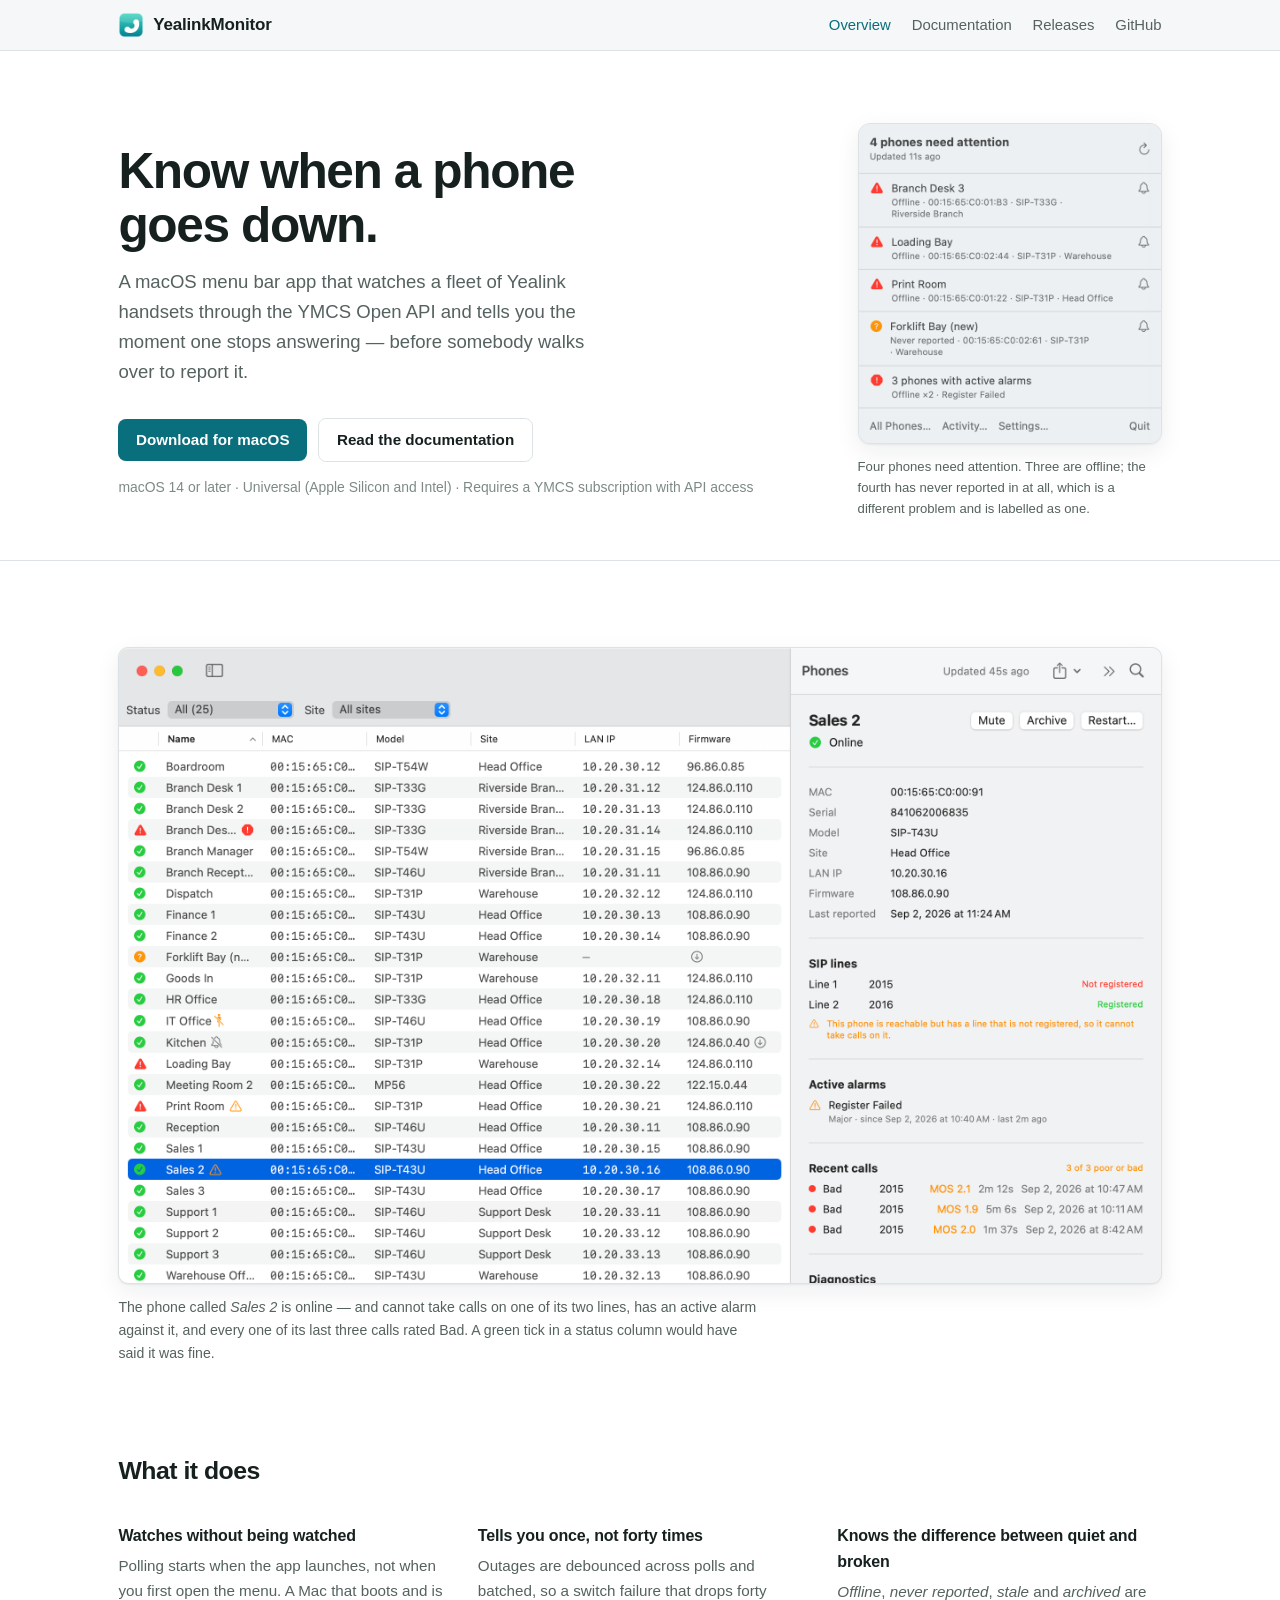
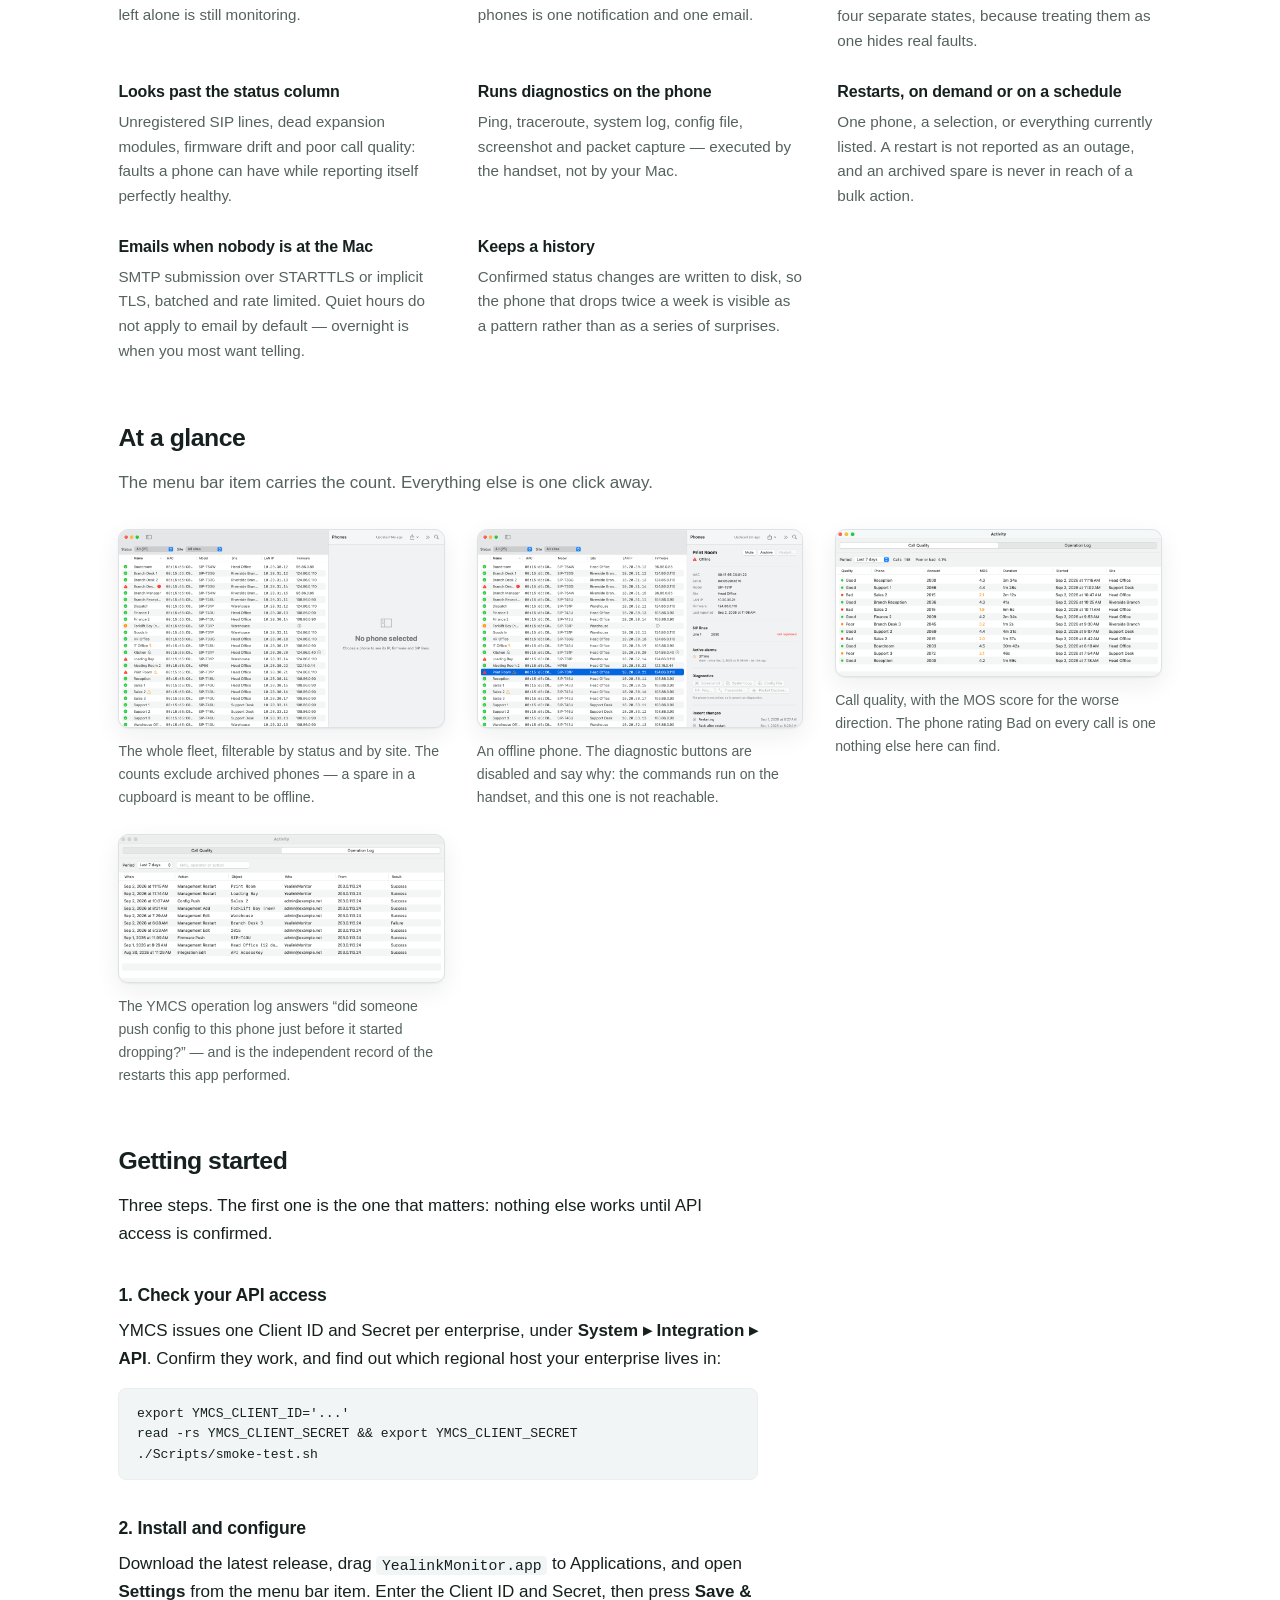
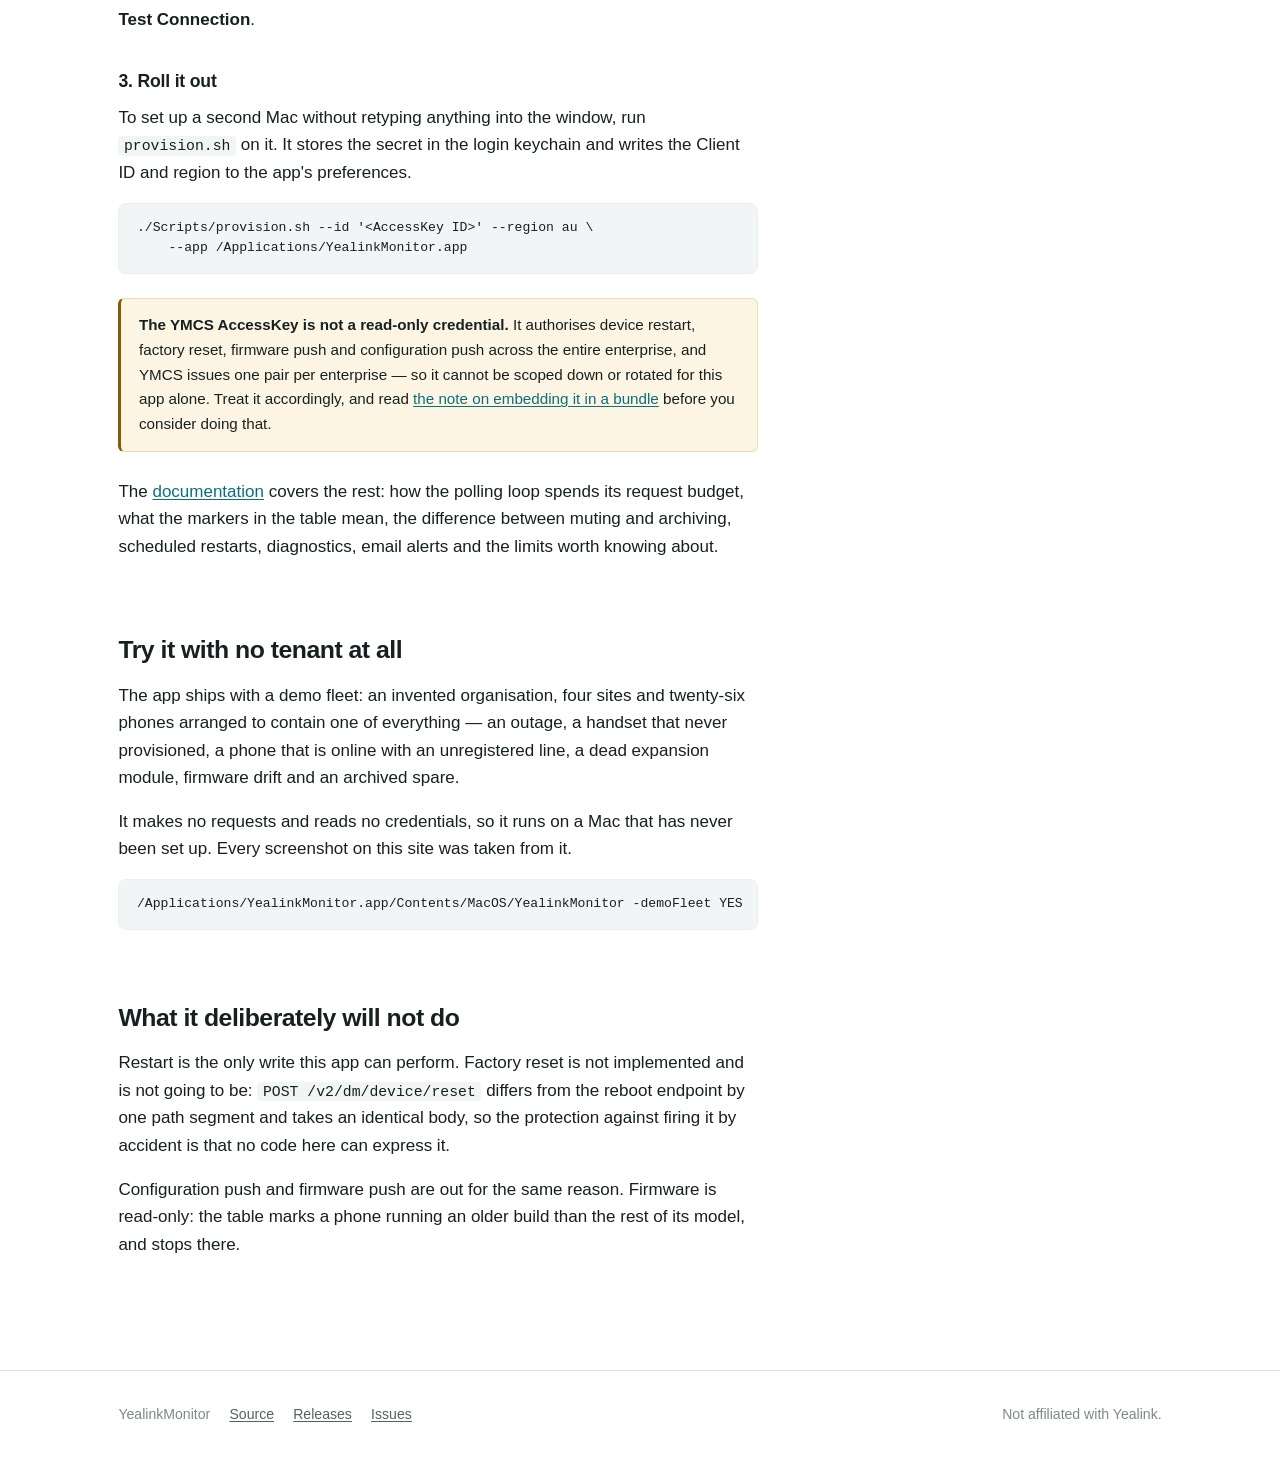
<file: docs/index.html>
<!DOCTYPE html>
<html lang="en-NZ">
<head>
<meta charset="utf-8">
<meta name="viewport" content="width=device-width, initial-scale=1">
<title>YealinkMonitor — know when a phone goes down</title>
<meta name="description" content="A macOS menu bar app that watches Yealink phones through the YMCS Open API and tells you when one goes offline.">
<link rel="icon" href="assets/favicon.png" type="image/png">
<link rel="stylesheet" href="assets/style.css">
</head>
<body>

<header class="masthead">
  <div class="masthead-inner">
    <a class="brand" href="./"><img src="assets/icon.png" alt="">YealinkMonitor</a>
    <nav>
      <a href="./" aria-current="page">Overview</a>
      <a href="documentation.html">Documentation</a>
      <a href="https://github.com/tony-nz/YealinkMonitor/releases">Releases</a>
      <a href="https://github.com/tony-nz/YealinkMonitor">GitHub</a>
    </nav>
  </div>
</header>

<main>

<div class="hero">
  <div class="wrap hero-grid">
    <div class="hero-text">
    <h1>Know when a phone goes down.</h1>
    <p class="lede">
      A macOS menu bar app that watches a fleet of Yealink handsets through the
      YMCS Open API and tells you the moment one stops answering — before
      somebody walks over to report it.
    </p>
    <div class="hero-actions">
      <a class="button" href="https://github.com/tony-nz/YealinkMonitor/releases/latest">Download for macOS</a>
      <a class="button secondary" href="documentation.html">Read the documentation</a>
    </div>
    <p class="hero-note">
      macOS 14 or later · Universal (Apple Silicon and Intel) · Requires a YMCS
      subscription with API access
    </p>
    </div>
    <figure class="hero-shot">
      <img src="screenshots/menu-bar.png" alt="The menu bar popover listing four phones needing attention: three offline, one that has never reported, and three phones with active alarms.">
      <figcaption>
        Four phones need attention. Three are offline; the fourth has never
        reported in at all, which is a different problem and is labelled as one.
      </figcaption>
    </figure>
  </div>
</div>

<div class="wrap">

<section>
  <figure>
    <img src="screenshots/phone-detail.png" alt="The Phones window, showing a fleet of twenty-five handsets in a sortable table with a detail pane for the selected phone.">
    <figcaption>
      The phone called <em>Sales&nbsp;2</em> is online — and cannot take calls on
      one of its two lines, has an active alarm against it, and every one of its
      last three calls rated Bad. A green tick in a status column would have said
      it was fine.
    </figcaption>
  </figure>
</section>

<section>
  <h2>What it does</h2>
  <div class="features">
    <div class="feature">
      <h3>Watches without being watched</h3>
      <p>Polling starts when the app launches, not when you first open the menu. A Mac that boots and is left alone is still monitoring.</p>
    </div>
    <div class="feature">
      <h3>Tells you once, not forty times</h3>
      <p>Outages are debounced across polls and batched, so a switch failure that drops forty phones is one notification and one email.</p>
    </div>
    <div class="feature">
      <h3>Knows the difference between quiet and broken</h3>
      <p><em>Offline</em>, <em>never reported</em>, <em>stale</em> and <em>archived</em> are four separate states, because treating them as one hides real faults.</p>
    </div>
    <div class="feature">
      <h3>Looks past the status column</h3>
      <p>Unregistered SIP lines, dead expansion modules, firmware drift and poor call quality: faults a phone can have while reporting itself perfectly healthy.</p>
    </div>
    <div class="feature">
      <h3>Runs diagnostics on the phone</h3>
      <p>Ping, traceroute, system log, config file, screenshot and packet capture — executed by the handset, not by your Mac.</p>
    </div>
    <div class="feature">
      <h3>Restarts, on demand or on a schedule</h3>
      <p>One phone, a selection, or everything currently listed. A restart is not reported as an outage, and an archived spare is never in reach of a bulk action.</p>
    </div>
    <div class="feature">
      <h3>Emails when nobody is at the Mac</h3>
      <p>SMTP submission over STARTTLS or implicit TLS, batched and rate limited. Quiet hours do not apply to email by default — overnight is when you most want telling.</p>
    </div>
    <div class="feature">
      <h3>Keeps a history</h3>
      <p>Confirmed status changes are written to disk, so the phone that drops twice a week is visible as a pattern rather than as a series of surprises.</p>
    </div>
  </div>
</section>

<section>
  <h2>At a glance</h2>
  <p class="section-lede">
    The menu bar item carries the count. Everything else is one click away.
  </p>

  <div class="shots" style="margin-top:2rem">
    <figure>
      <img src="screenshots/phones.png" alt="The Phones window with a status filter, a site filter and a sortable table of twenty-five handsets across four sites.">
      <figcaption>
        The whole fleet, filterable by status and by site. The counts exclude
        archived phones — a spare in a cupboard is meant to be offline.
      </figcaption>
    </figure>
    <figure>
      <img src="screenshots/phone-offline.png" alt="The detail pane for an offline phone, with the diagnostics buttons greyed out and an explanation, and a history of recent status changes.">
      <figcaption>
        An offline phone. The diagnostic buttons are disabled and say why: the
        commands run on the handset, and this one is not reachable.
      </figcaption>
    </figure>
    <figure>
      <img src="screenshots/activity-call-quality.png" alt="The Activity window showing recent calls with quality ratings, MOS scores, durations and sites.">
      <figcaption>
        Call quality, with the MOS score for the worse direction. The phone
        rating Bad on every call is one nothing else here can find.
      </figcaption>
    </figure>
    <figure>
      <img src="screenshots/activity-operation-log.png" alt="The Activity window showing the YMCS operation log: restarts, config pushes and firmware pushes with operator and result.">
      <figcaption>
        The YMCS operation log answers “did someone push config to this phone
        just before it started dropping?” — and is the independent record of the
        restarts this app performed.
      </figcaption>
    </figure>
  </div>
</section>

<section>
  <h2>Getting started</h2>
  <div class="prose">
    <p>
      Three steps. The first one is the one that matters: nothing else works
      until API access is confirmed.
    </p>

    <h3>1. Check your API access</h3>
    <p>
      YMCS issues one Client ID and Secret per enterprise, under
      <strong>System ▸ Integration ▸ API</strong>. Confirm they work, and find
      out which regional host your enterprise lives in:
    </p>
<pre><code>export YMCS_CLIENT_ID='...'
read -rs YMCS_CLIENT_SECRET &amp;&amp; export YMCS_CLIENT_SECRET
./Scripts/smoke-test.sh</code></pre>

    <h3>2. Install and configure</h3>
    <p>
      Download the latest release, drag <code>YealinkMonitor.app</code> to
      Applications, and open <strong>Settings</strong> from the menu bar item.
      Enter the Client ID and Secret, then press
      <strong>Save &amp; Test Connection</strong>.
    </p>

    <h3>3. Roll it out</h3>
    <p>
      To set up a second Mac without retyping anything into the window, run
      <code>provision.sh</code> on it. It stores the secret in the login keychain
      and writes the Client ID and region to the app's preferences.
    </p>
<pre><code>./Scripts/provision.sh --id '&lt;AccessKey ID&gt;' --region au \
    --app /Applications/YealinkMonitor.app</code></pre>

    <div class="warning">
      <p>
        <strong>The YMCS AccessKey is not a read-only credential.</strong> It
        authorises device restart, factory reset, firmware push and configuration
        push across the entire enterprise, and YMCS issues one pair per
        enterprise — so it cannot be scoped down or rotated for this app alone.
        Treat it accordingly, and read
        <a href="documentation.html#credentials">the note on embedding it in a
        bundle</a> before you consider doing that.
      </p>
    </div>

    <p style="margin-top:1.6rem">
      The <a href="documentation.html">documentation</a> covers the rest: how the
      polling loop spends its request budget, what the markers in the table mean,
      the difference between muting and archiving, scheduled restarts,
      diagnostics, email alerts and the limits worth knowing about.
    </p>
  </div>
</section>

<section>
  <h2>Try it with no tenant at all</h2>
  <div class="prose">
    <p>
      The app ships with a demo fleet: an invented organisation, four sites and
      twenty-six phones arranged to contain one of everything — an outage, a
      handset that never provisioned, a phone that is online with an unregistered
      line, a dead expansion module, firmware drift and an archived spare.
    </p>
    <p>
      It makes no requests and reads no credentials, so it runs on a Mac that has
      never been set up. Every screenshot on this site was taken from it.
    </p>
<pre><code>/Applications/YealinkMonitor.app/Contents/MacOS/YealinkMonitor -demoFleet YES</code></pre>
  </div>
</section>

<section>
  <h2>What it deliberately will not do</h2>
  <div class="prose">
    <p>
      Restart is the only write this app can perform. Factory reset is not
      implemented and is not going to be:
      <code>POST /v2/dm/device/reset</code> differs from the reboot endpoint by
      one path segment and takes an identical body, so the protection against
      firing it by accident is that no code here can express it.
    </p>
    <p>
      Configuration push and firmware push are out for the same reason. Firmware
      is read-only: the table marks a phone running an older build than the rest
      of its model, and stops there.
    </p>
  </div>
</section>

</div>
</main>

<footer>
  <div class="wrap">
    <span>YealinkMonitor</span>
    <a href="https://github.com/tony-nz/YealinkMonitor">Source</a>
    <a href="https://github.com/tony-nz/YealinkMonitor/releases">Releases</a>
    <a href="https://github.com/tony-nz/YealinkMonitor/issues">Issues</a>
    <span style="margin-left:auto">Not affiliated with Yealink.</span>
  </div>
</footer>

</body>
</html>
</file>
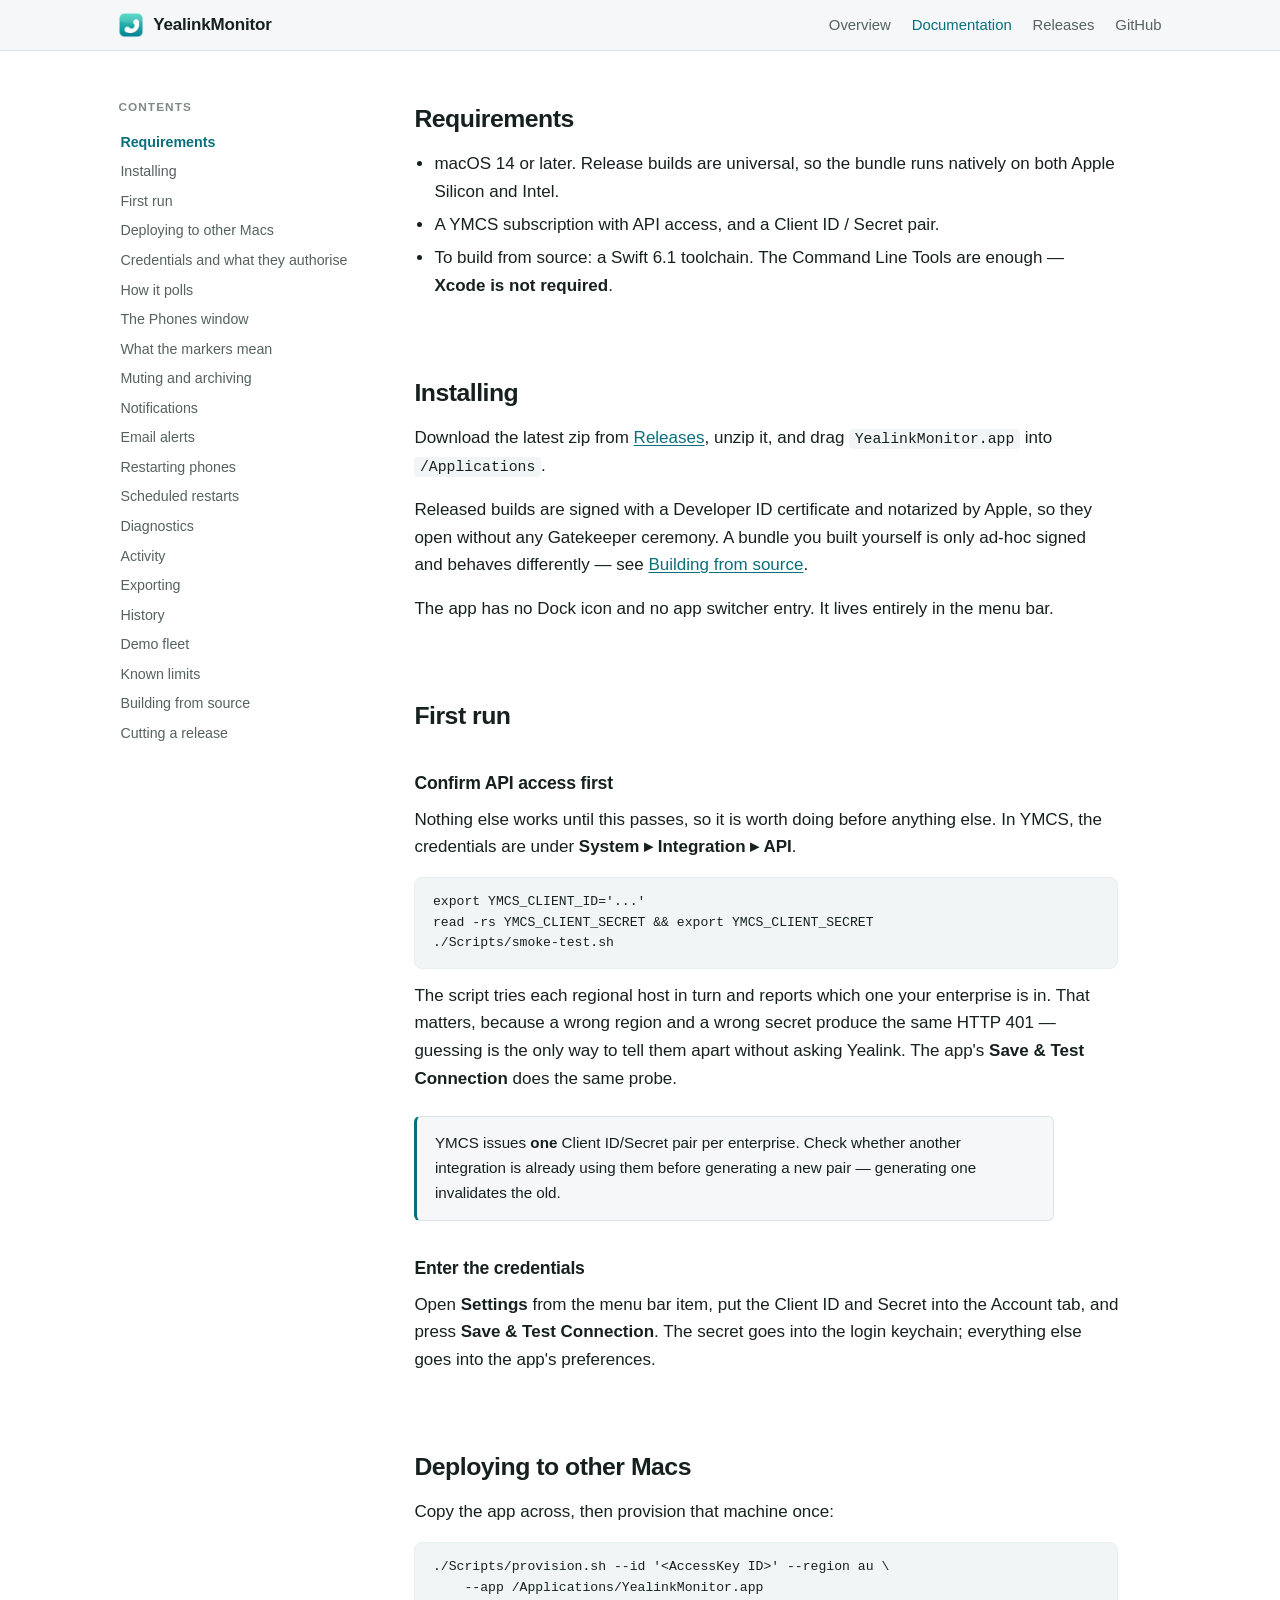
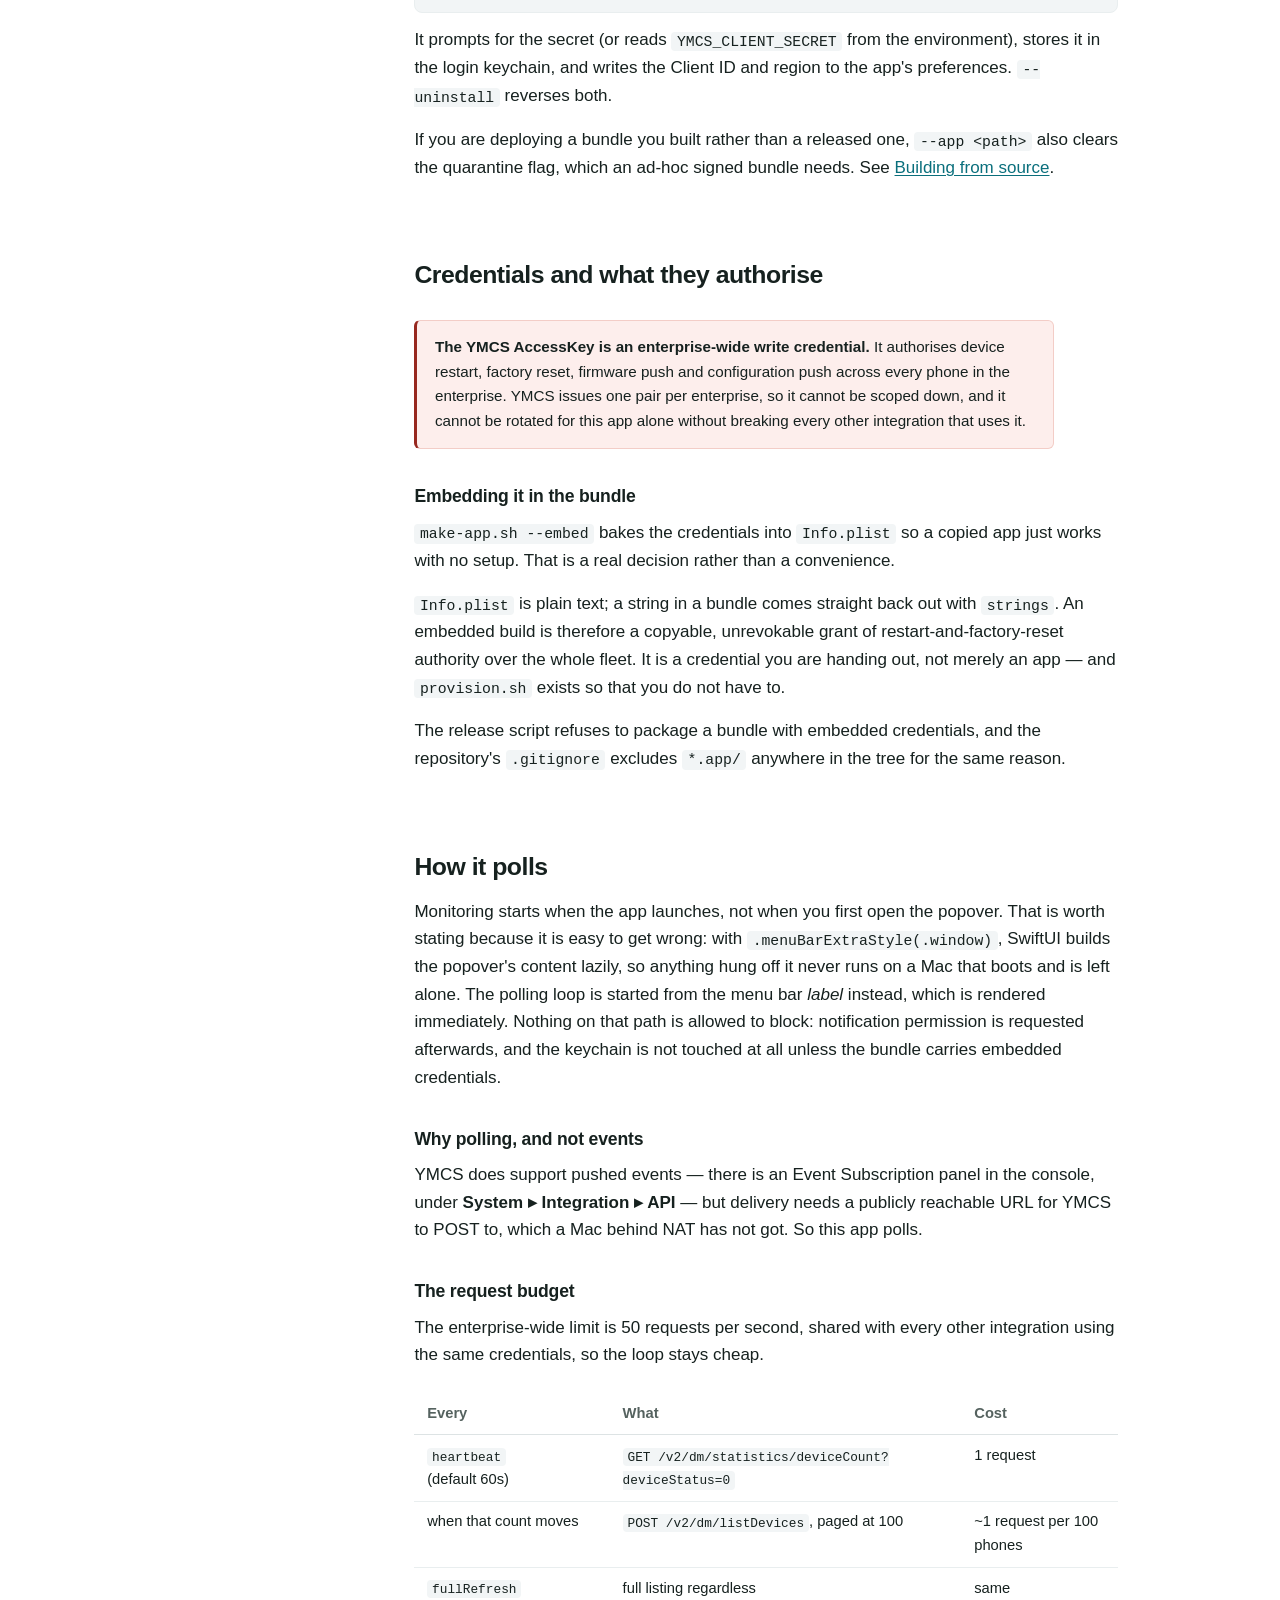
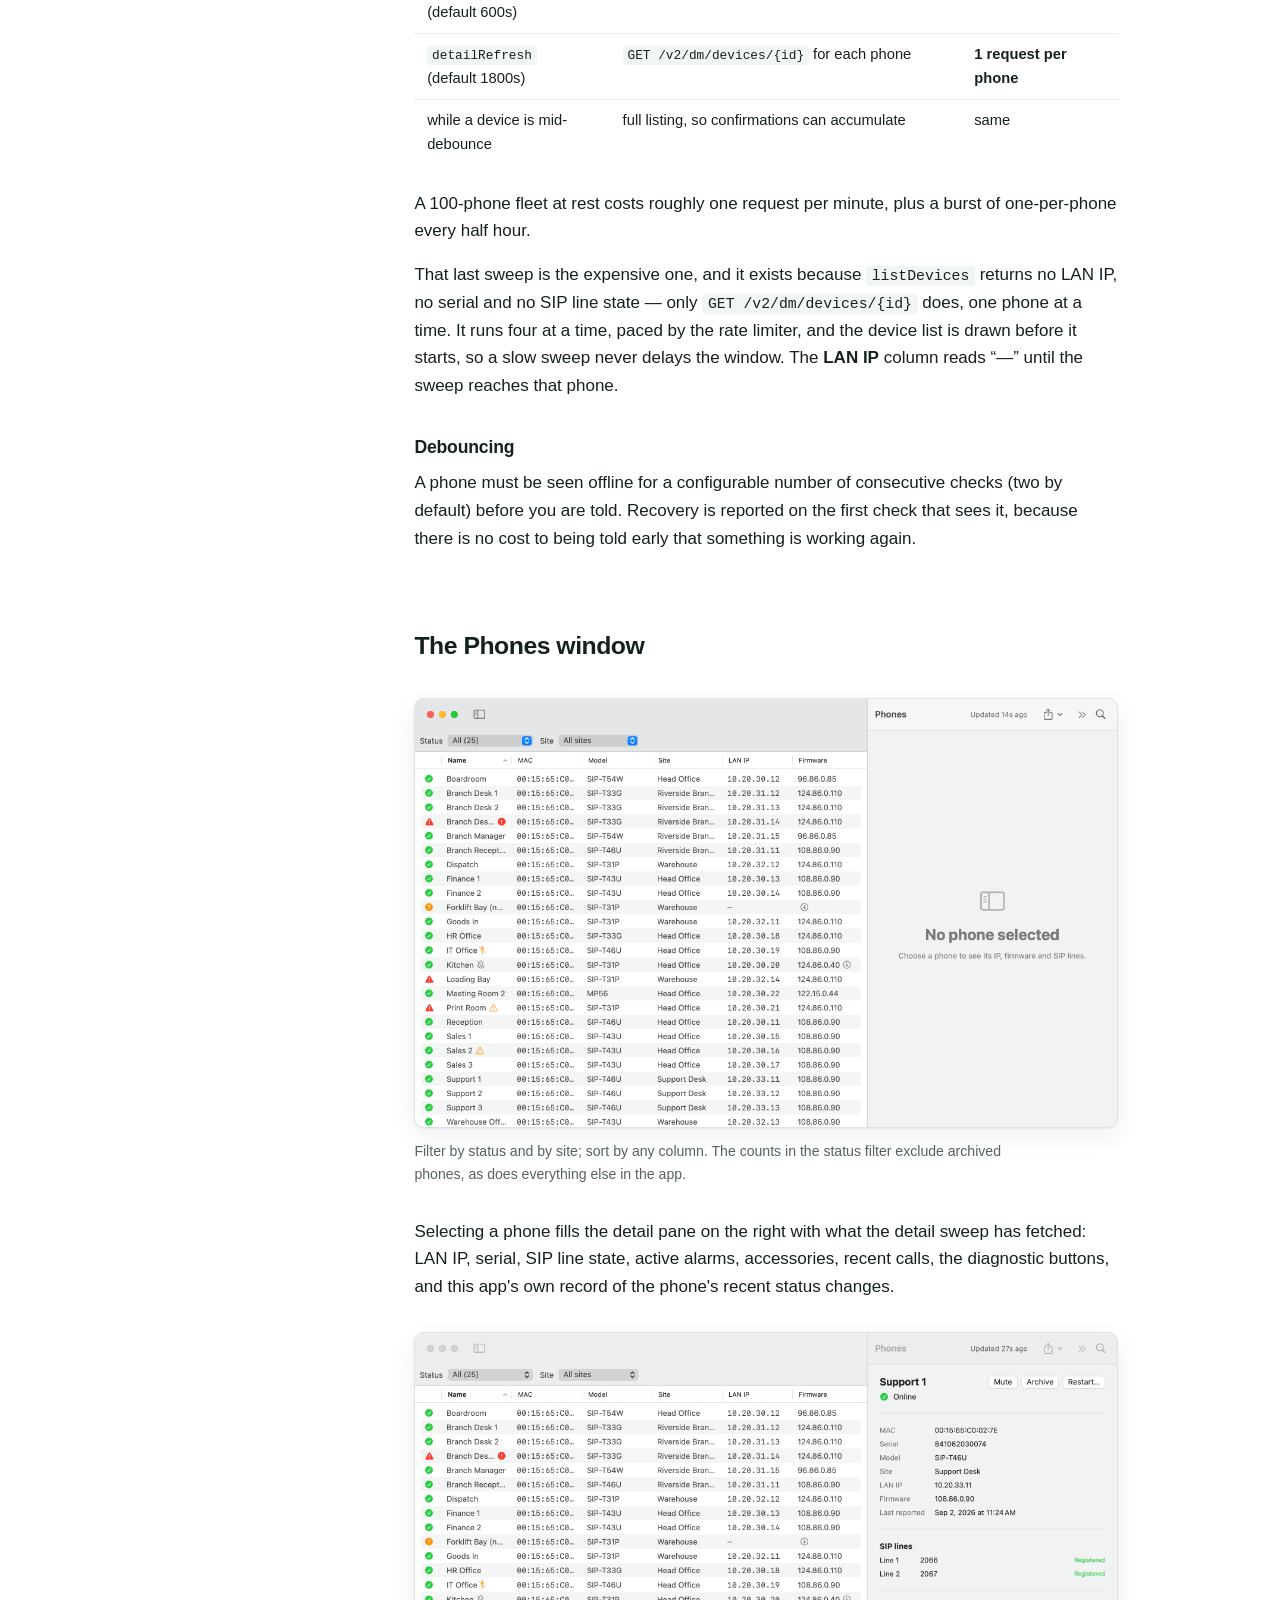
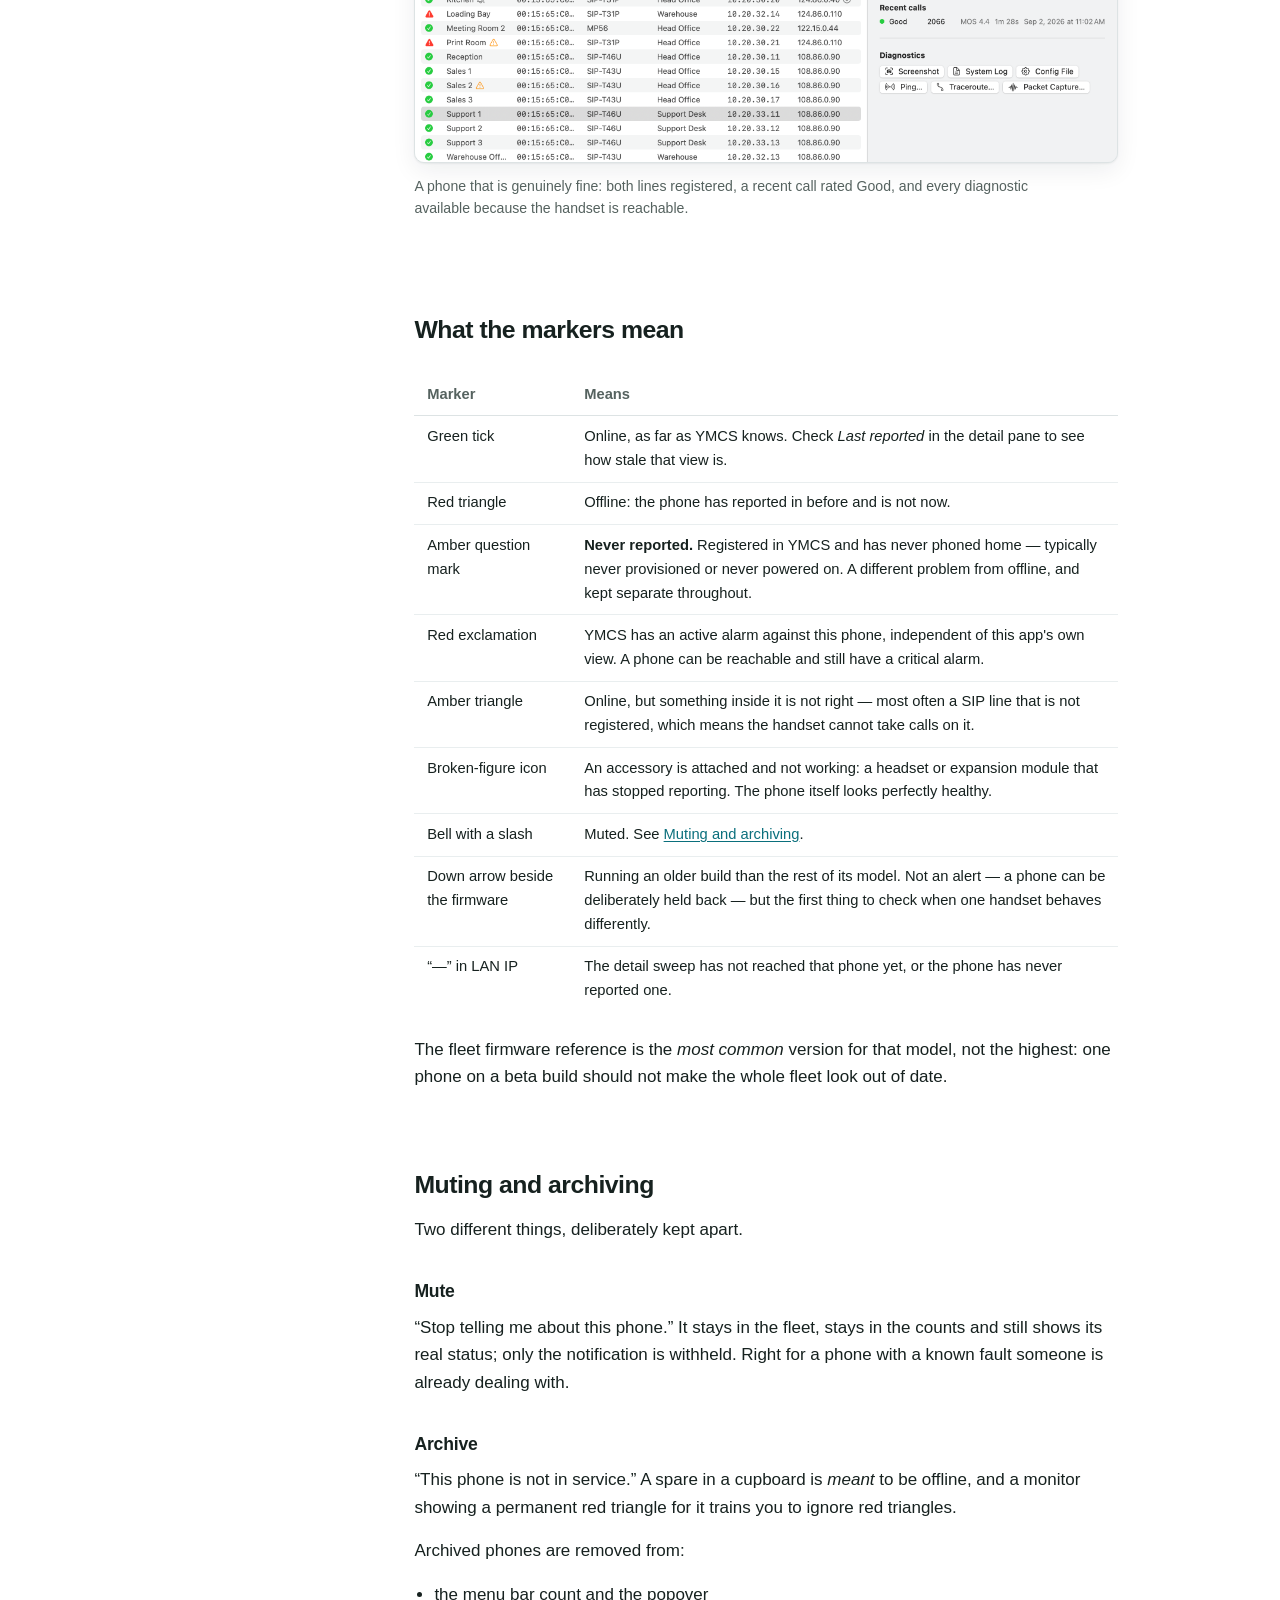
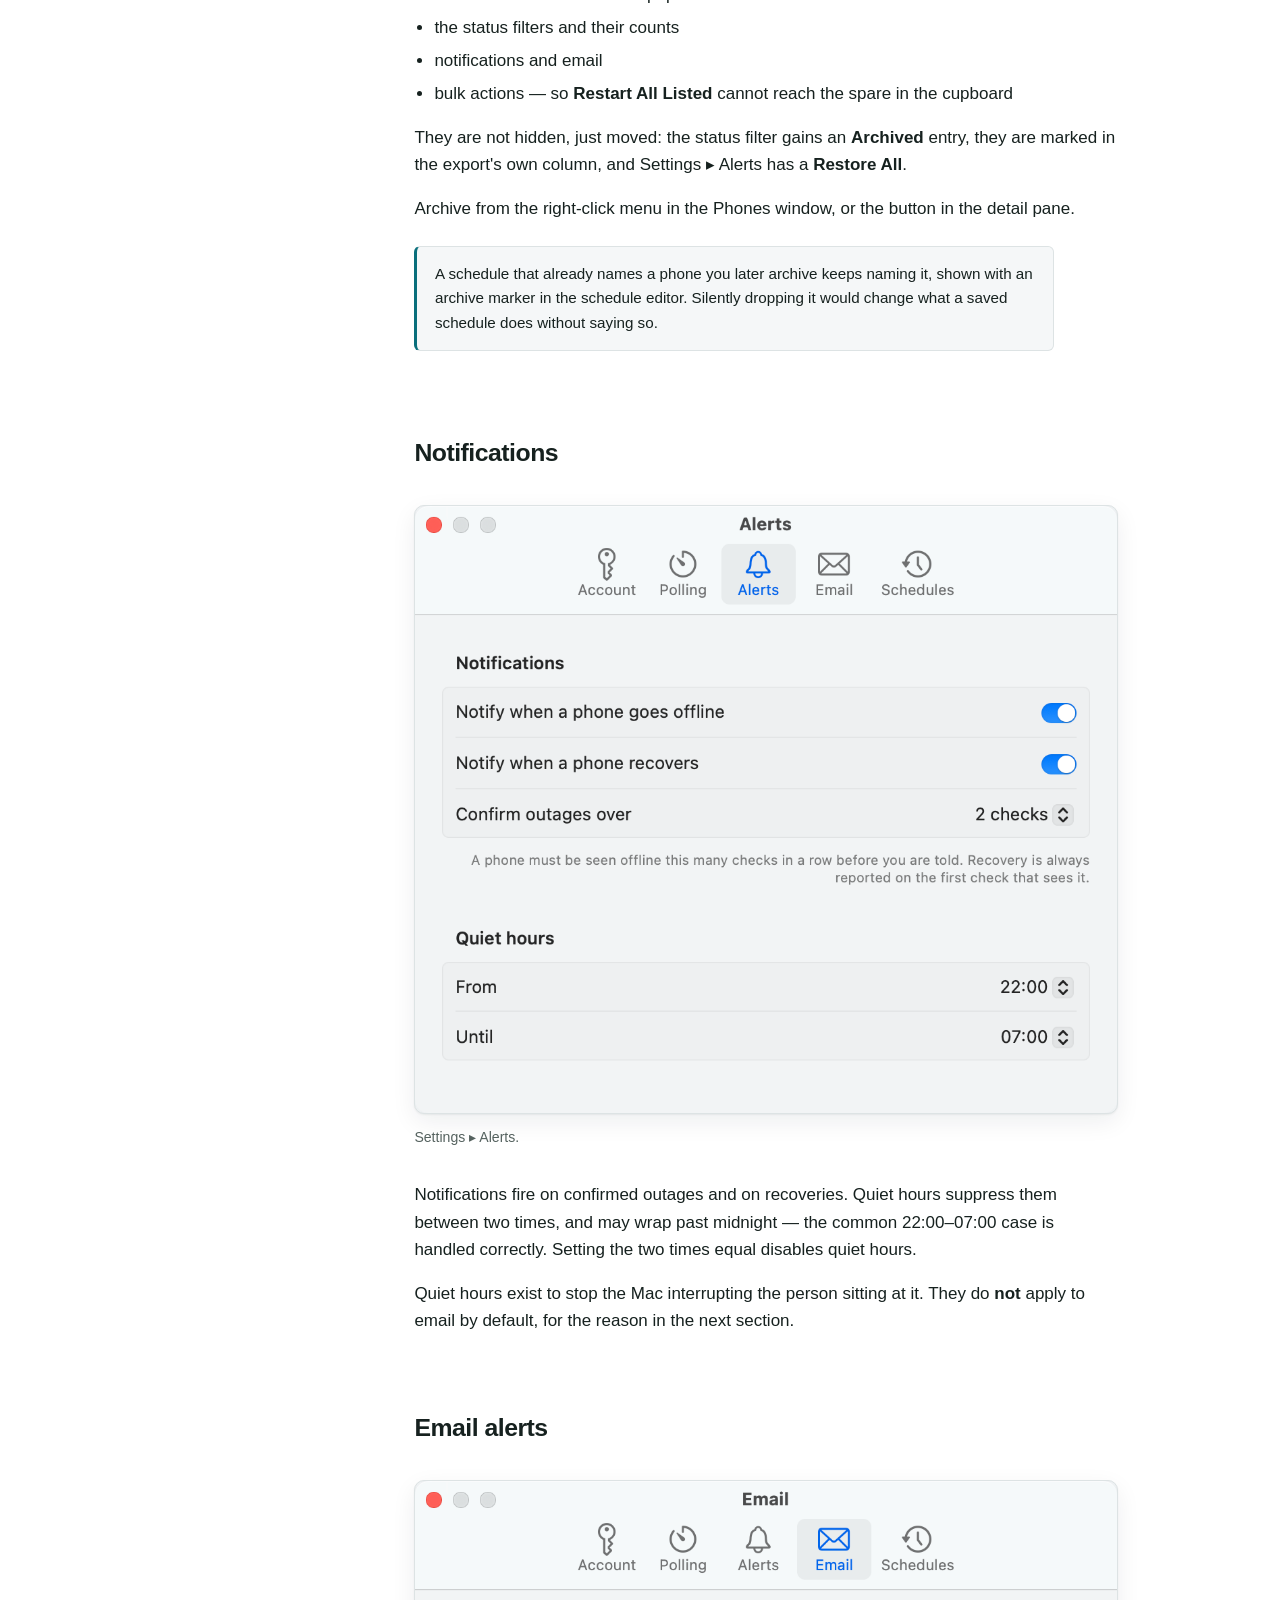
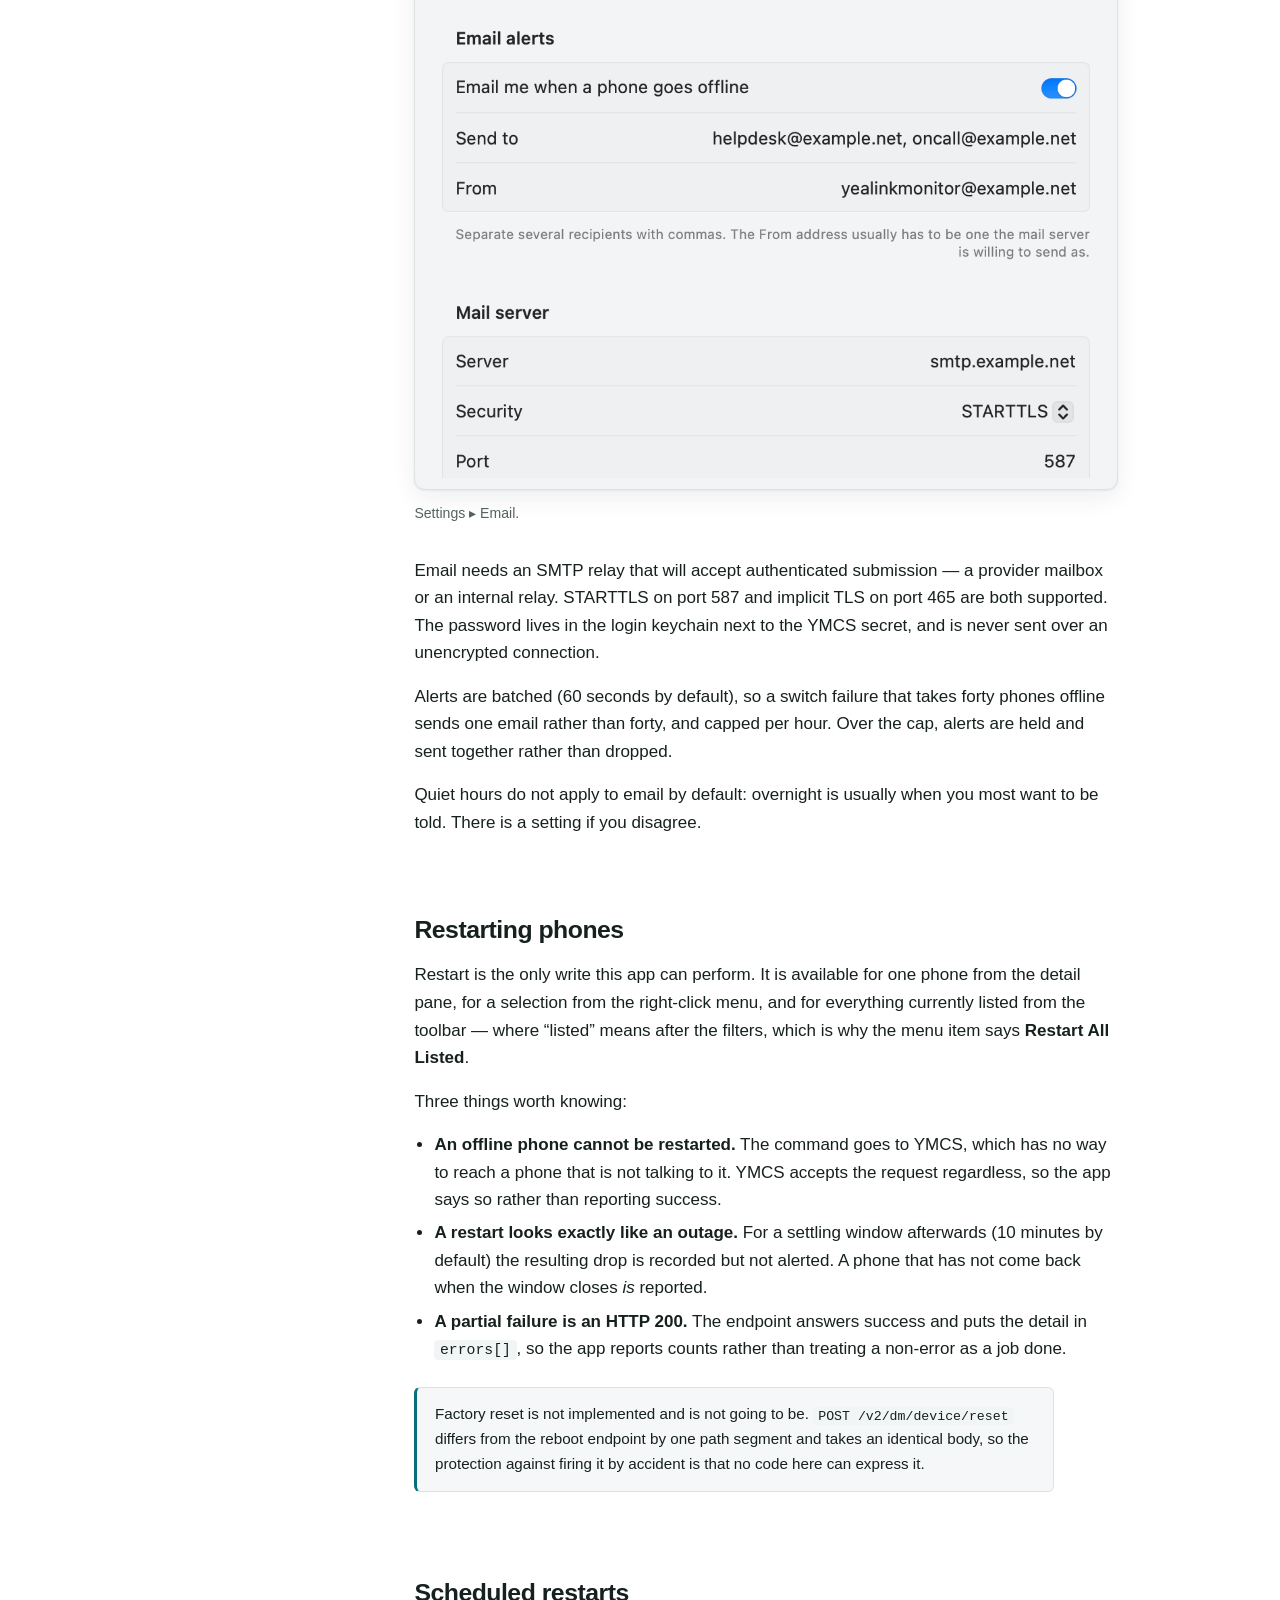
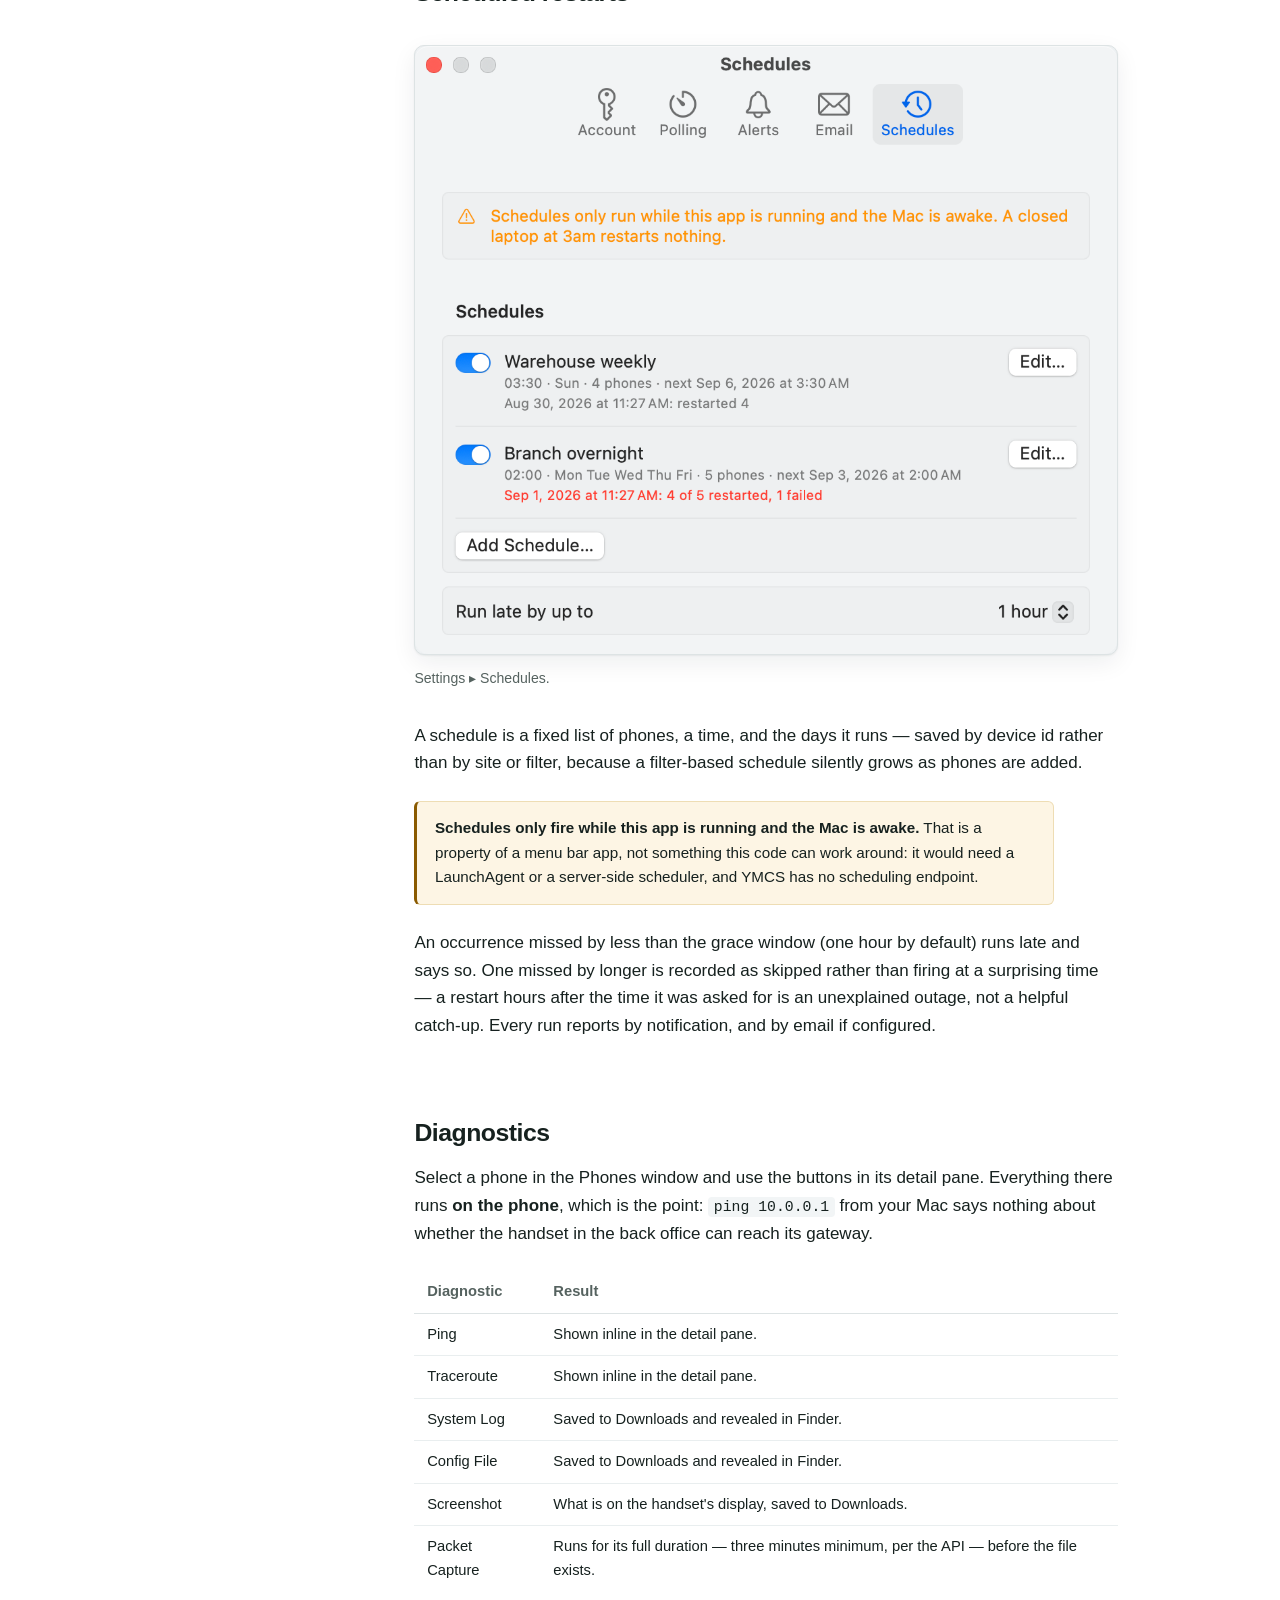
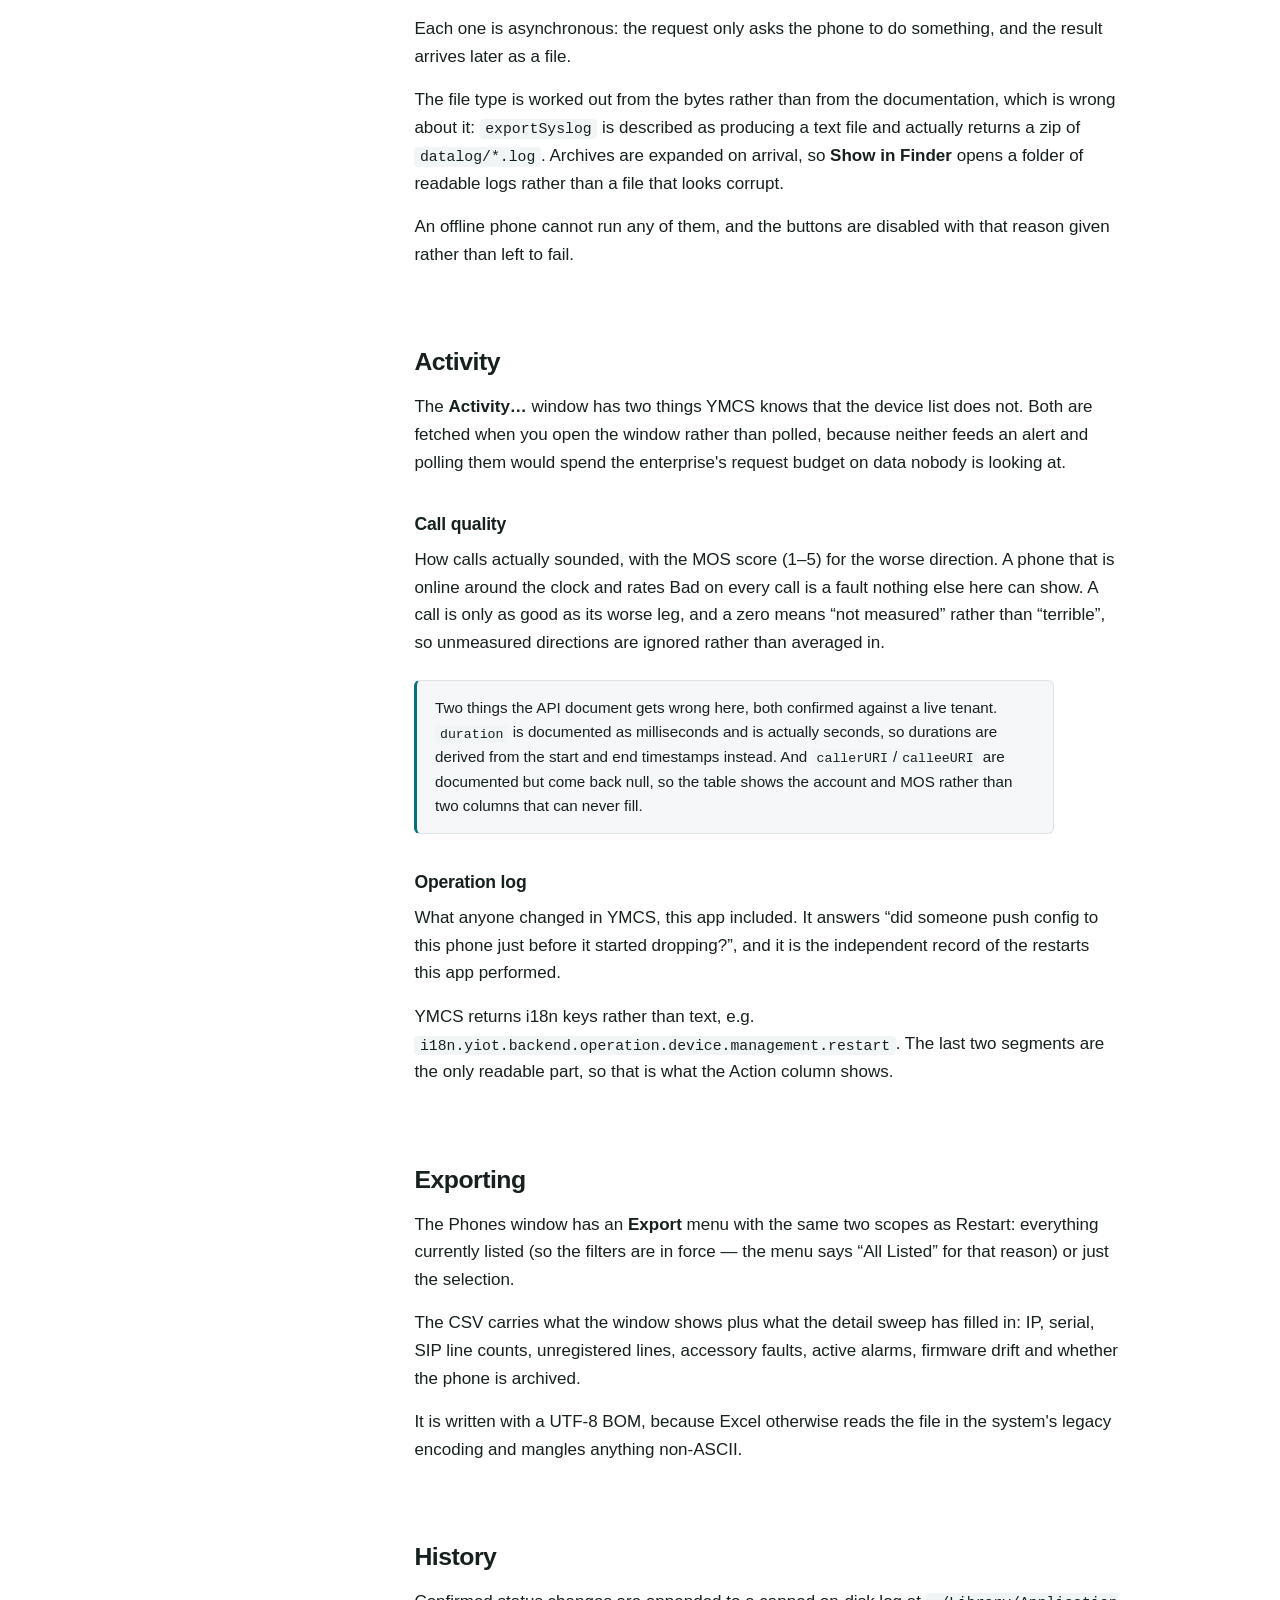
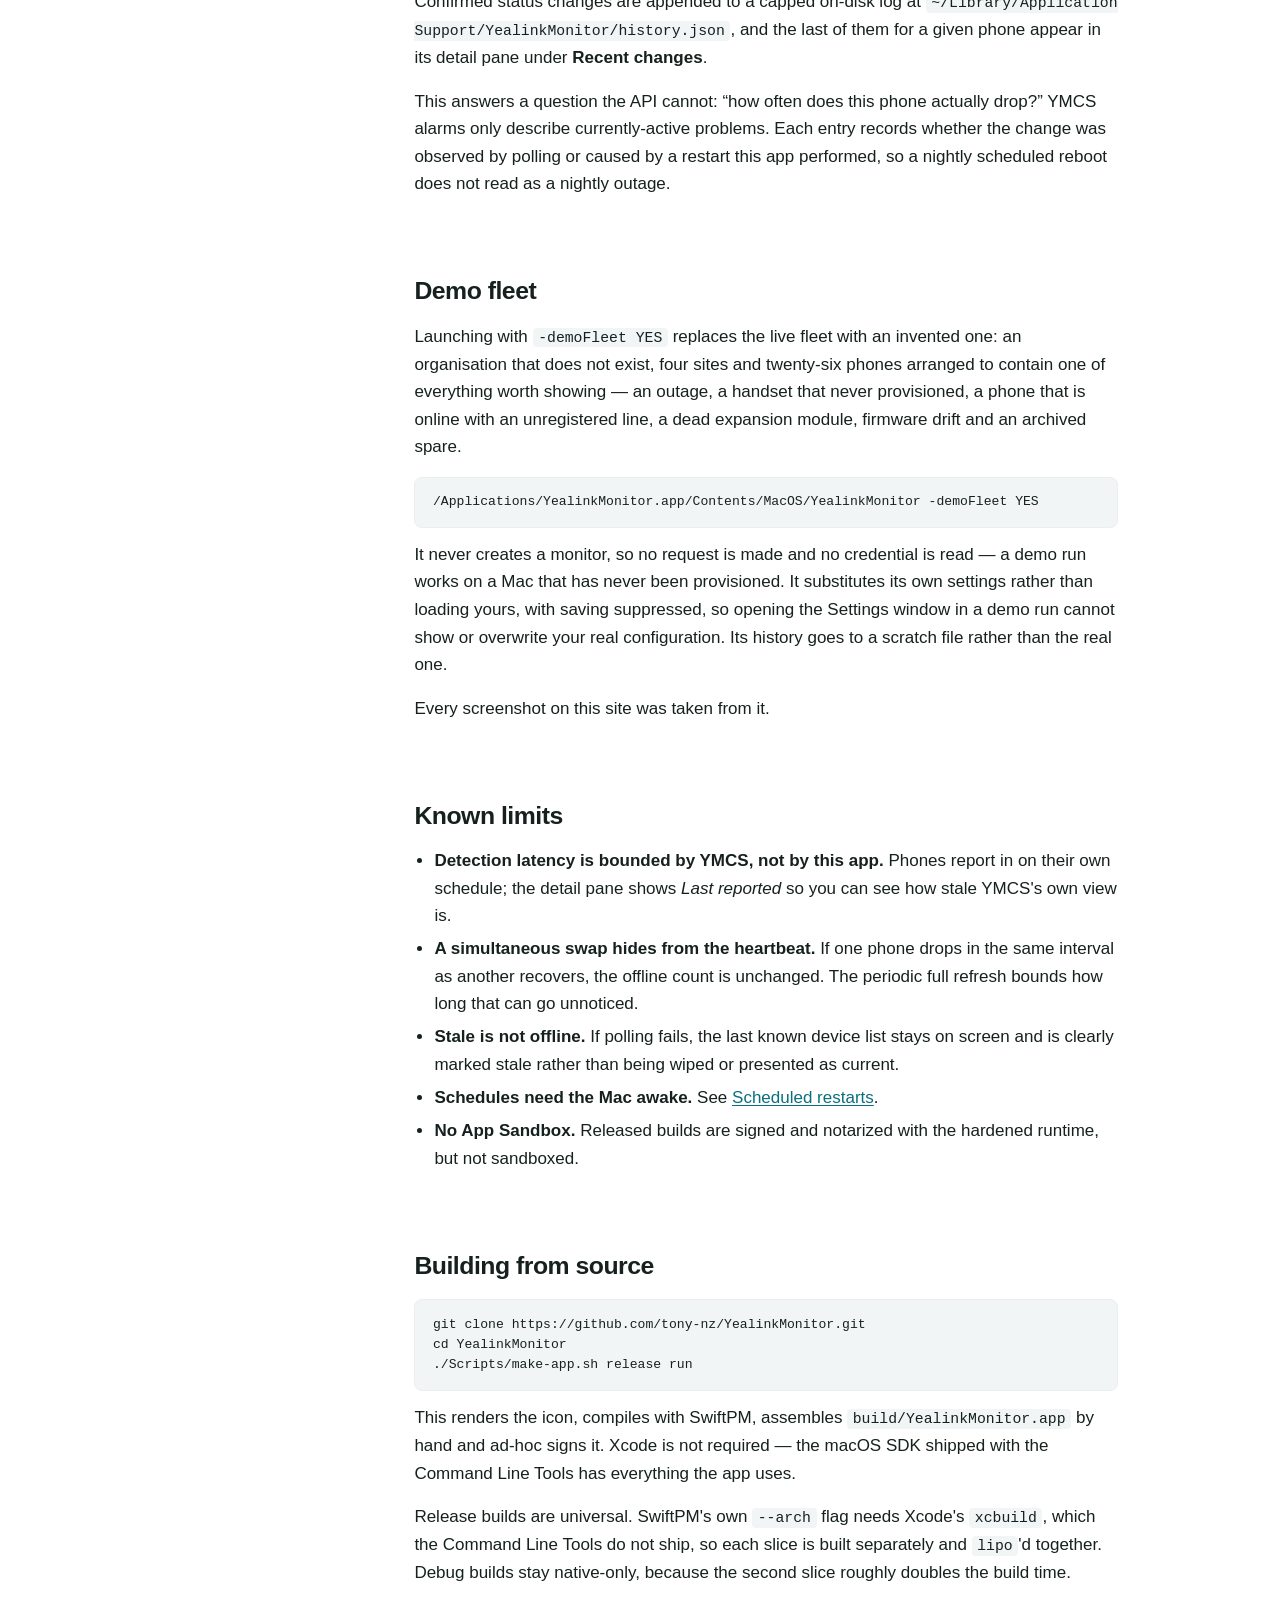
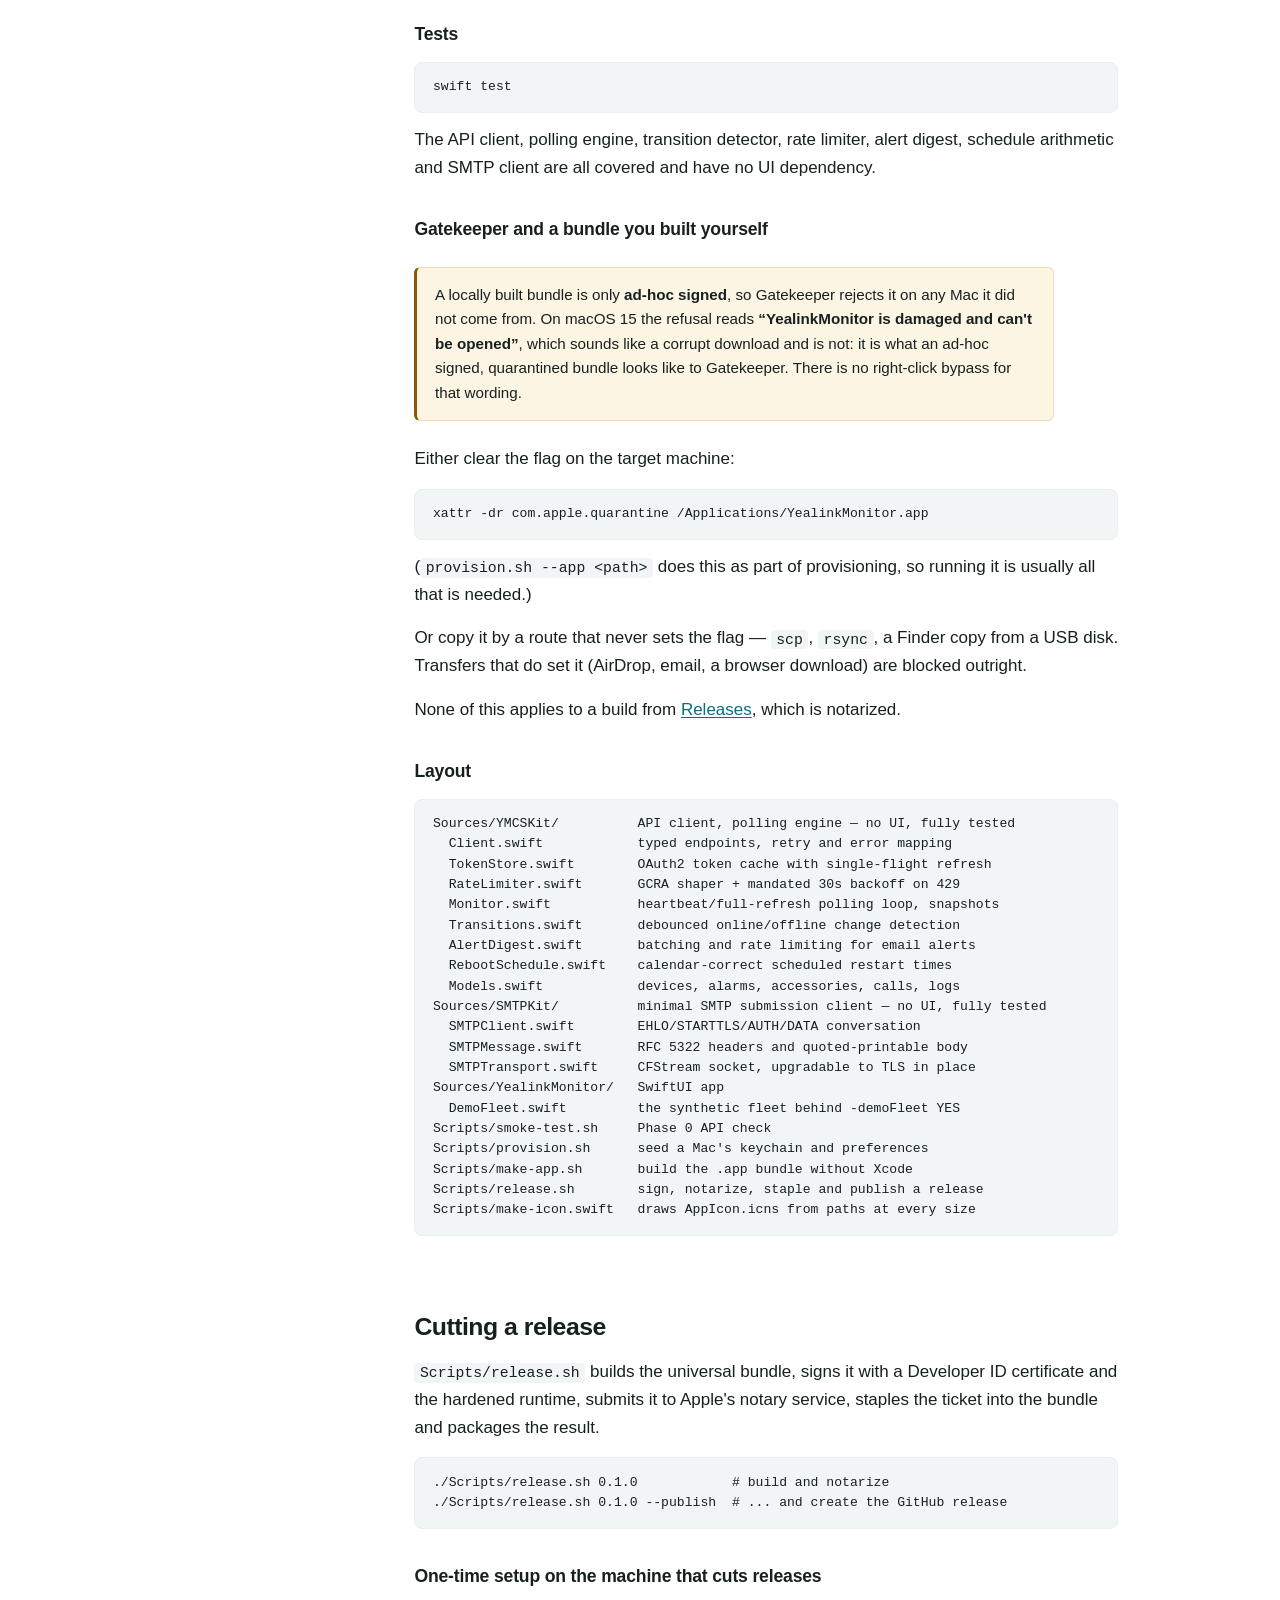
<file: docs/documentation.html>
<!DOCTYPE html>
<html lang="en-NZ">
<head>
<meta charset="utf-8">
<meta name="viewport" content="width=device-width, initial-scale=1">
<title>Documentation — YealinkMonitor</title>
<meta name="description" content="How YealinkMonitor polls YMCS, what the markers mean, and how to install, deploy, restart, diagnose and alert.">
<link rel="icon" href="assets/favicon.png" type="image/png">
<link rel="stylesheet" href="assets/style.css">
</head>
<body>

<header class="masthead">
  <div class="masthead-inner">
    <a class="brand" href="./"><img src="assets/icon.png" alt="">YealinkMonitor</a>
    <nav>
      <a href="./">Overview</a>
      <a href="documentation.html" aria-current="page">Documentation</a>
      <a href="https://github.com/tony-nz/YealinkMonitor/releases">Releases</a>
      <a href="https://github.com/tony-nz/YealinkMonitor">GitHub</a>
    </nav>
  </div>
</header>

<main class="wrap docs-layout">

<aside class="toc">
  <h2>Contents</h2>
  <ol>
    <li><a href="#requirements">Requirements</a></li>
    <li><a href="#install">Installing</a></li>
    <li><a href="#first-run">First run</a></li>
    <li><a href="#deploying">Deploying to other Macs</a></li>
    <li><a href="#credentials">Credentials and what they authorise</a></li>
    <li><a href="#polling">How it polls</a></li>
    <li><a href="#phones-window">The Phones window</a></li>
    <li><a href="#markers">What the markers mean</a></li>
    <li><a href="#mute-archive">Muting and archiving</a></li>
    <li><a href="#alerts">Notifications</a></li>
    <li><a href="#email">Email alerts</a></li>
    <li><a href="#restarting">Restarting phones</a></li>
    <li><a href="#schedules">Scheduled restarts</a></li>
    <li><a href="#diagnostics">Diagnostics</a></li>
    <li><a href="#activity">Activity</a></li>
    <li><a href="#exporting">Exporting</a></li>
    <li><a href="#history">History</a></li>
    <li><a href="#demo">Demo fleet</a></li>
    <li><a href="#limits">Known limits</a></li>
    <li><a href="#building">Building from source</a></li>
    <li><a href="#releasing">Cutting a release</a></li>
  </ol>
</aside>

<div class="docs-body">

<section id="requirements">
  <h2>Requirements</h2>
  <ul>
    <li>macOS 14 or later. Release builds are universal, so the bundle runs natively on both Apple Silicon and Intel.</li>
    <li>A YMCS subscription with API access, and a Client ID / Secret pair.</li>
    <li>To build from source: a Swift 6.1 toolchain. The Command Line Tools are enough — <strong>Xcode is not required</strong>.</li>
  </ul>
</section>

<section id="install">
  <h2>Installing</h2>
  <p>
    Download the latest zip from
    <a href="https://github.com/tony-nz/YealinkMonitor/releases">Releases</a>,
    unzip it, and drag <code>YealinkMonitor.app</code> into
    <code>/Applications</code>.
  </p>
  <p>
    Released builds are signed with a Developer ID certificate and notarized by
    Apple, so they open without any Gatekeeper ceremony. A bundle you built
    yourself is only ad-hoc signed and behaves differently —
    see <a href="#building">Building from source</a>.
  </p>
  <p>
    The app has no Dock icon and no app switcher entry. It lives entirely in the
    menu bar.
  </p>
</section>

<section id="first-run">
  <h2>First run</h2>

  <h3>Confirm API access first</h3>
  <p>
    Nothing else works until this passes, so it is worth doing before anything
    else. In YMCS, the credentials are under
    <strong>System ▸ Integration ▸ API</strong>.
  </p>
<pre><code>export YMCS_CLIENT_ID='...'
read -rs YMCS_CLIENT_SECRET &amp;&amp; export YMCS_CLIENT_SECRET
./Scripts/smoke-test.sh</code></pre>
  <p>
    The script tries each regional host in turn and reports which one your
    enterprise is in. That matters, because a wrong region and a wrong secret
    produce the same HTTP 401 — guessing is the only way to tell them apart
    without asking Yealink. The app's <strong>Save &amp; Test Connection</strong>
    does the same probe.
  </p>

  <div class="note">
    <p>
      YMCS issues <strong>one</strong> Client ID/Secret pair per enterprise.
      Check whether another integration is already using them before generating a
      new pair — generating one invalidates the old.
    </p>
  </div>

  <h3>Enter the credentials</h3>
  <p>
    Open <strong>Settings</strong> from the menu bar item, put the Client ID and
    Secret into the Account tab, and press
    <strong>Save &amp; Test Connection</strong>. The secret goes into the login
    keychain; everything else goes into the app's preferences.
  </p>
</section>

<section id="deploying">
  <h2>Deploying to other Macs</h2>
  <p>
    Copy the app across, then provision that machine once:
  </p>
<pre><code>./Scripts/provision.sh --id '&lt;AccessKey ID&gt;' --region au \
    --app /Applications/YealinkMonitor.app</code></pre>
  <p>
    It prompts for the secret (or reads <code>YMCS_CLIENT_SECRET</code> from the
    environment), stores it in the login keychain, and writes the Client ID and
    region to the app's preferences. <code>--uninstall</code> reverses both.
  </p>
  <p>
    If you are deploying a bundle you built rather than a released one,
    <code>--app &lt;path&gt;</code> also clears the quarantine flag, which an
    ad-hoc signed bundle needs. See <a href="#building">Building from source</a>.
  </p>
</section>

<section id="credentials">
  <h2>Credentials and what they authorise</h2>

  <div class="danger">
    <p>
      <strong>The YMCS AccessKey is an enterprise-wide write credential.</strong>
      It authorises device restart, factory reset, firmware push and
      configuration push across every phone in the enterprise. YMCS issues one
      pair per enterprise, so it cannot be scoped down, and it cannot be rotated
      for this app alone without breaking every other integration that uses it.
    </p>
  </div>

  <h3>Embedding it in the bundle</h3>
  <p>
    <code>make-app.sh --embed</code> bakes the credentials into
    <code>Info.plist</code> so a copied app just works with no setup. That is a
    real decision rather than a convenience.
  </p>
  <p>
    <code>Info.plist</code> is plain text; a string in a bundle comes straight
    back out with <code>strings</code>. An embedded build is therefore a
    copyable, unrevokable grant of restart-and-factory-reset authority over the
    whole fleet. It is a credential you are handing out, not merely an app — and
    <code>provision.sh</code> exists so that you do not have to.
  </p>
  <p>
    The release script refuses to package a bundle with embedded credentials, and
    the repository's <code>.gitignore</code> excludes <code>*.app/</code>
    anywhere in the tree for the same reason.
  </p>
</section>

<section id="polling">
  <h2>How it polls</h2>

  <p>
    Monitoring starts when the app launches, not when you first open the popover.
    That is worth stating because it is easy to get wrong: with
    <code>.menuBarExtraStyle(.window)</code>, SwiftUI builds the popover's content
    lazily, so anything hung off it never runs on a Mac that boots and is left
    alone. The polling loop is started from the menu bar <em>label</em> instead,
    which is rendered immediately. Nothing on that path is allowed to block:
    notification permission is requested afterwards, and the keychain is not
    touched at all unless the bundle carries embedded credentials.
  </p>

  <h3>Why polling, and not events</h3>
  <p>
    YMCS does support pushed events — there is an Event Subscription panel in the
    console, under <strong>System ▸ Integration ▸ API</strong> — but delivery
    needs a publicly reachable URL for YMCS to POST to, which a Mac behind NAT
    has not got. So this app polls.
  </p>

  <h3>The request budget</h3>
  <p>
    The enterprise-wide limit is 50 requests per second, shared with every other
    integration using the same credentials, so the loop stays cheap.
  </p>

  <div class="table-scroll">
  <table>
    <thead>
      <tr><th>Every</th><th>What</th><th>Cost</th></tr>
    </thead>
    <tbody>
      <tr>
        <td><code>heartbeat</code><br>(default 60s)</td>
        <td><code>GET /v2/dm/statistics/deviceCount?deviceStatus=0</code></td>
        <td>1 request</td>
      </tr>
      <tr>
        <td>when that count moves</td>
        <td><code>POST /v2/dm/listDevices</code>, paged at 100</td>
        <td>~1 request per 100 phones</td>
      </tr>
      <tr>
        <td><code>fullRefresh</code><br>(default 600s)</td>
        <td>full listing regardless</td>
        <td>same</td>
      </tr>
      <tr>
        <td><code>detailRefresh</code><br>(default 1800s)</td>
        <td><code>GET /v2/dm/devices/{id}</code> for each phone</td>
        <td><strong>1 request per phone</strong></td>
      </tr>
      <tr>
        <td>while a device is mid-debounce</td>
        <td>full listing, so confirmations can accumulate</td>
        <td>same</td>
      </tr>
    </tbody>
  </table>
  </div>

  <p>
    A 100-phone fleet at rest costs roughly one request per minute, plus a burst
    of one-per-phone every half hour.
  </p>

  <p>
    That last sweep is the expensive one, and it exists because
    <code>listDevices</code> returns no LAN IP, no serial and no SIP line state —
    only <code>GET /v2/dm/devices/{id}</code> does, one phone at a time. It runs
    four at a time, paced by the rate limiter, and the device list is drawn before
    it starts, so a slow sweep never delays the window. The <strong>LAN IP</strong>
    column reads “—” until the sweep reaches that phone.
  </p>

  <h3>Debouncing</h3>
  <p>
    A phone must be seen offline for a configurable number of consecutive checks
    (two by default) before you are told. Recovery is reported on the first check
    that sees it, because there is no cost to being told early that something is
    working again.
  </p>
</section>

<section id="phones-window">
  <h2>The Phones window</h2>

  <figure>
    <img src="screenshots/phones.png" alt="The Phones window with a status filter, a site filter and a sortable table of twenty-five phones.">
    <figcaption>
      Filter by status and by site; sort by any column. The counts in the status
      filter exclude archived phones, as does everything else in the app.
    </figcaption>
  </figure>

  <p>
    Selecting a phone fills the detail pane on the right with what the detail
    sweep has fetched: LAN IP, serial, SIP line state, active alarms,
    accessories, recent calls, the diagnostic buttons, and this app's own record
    of the phone's recent status changes.
  </p>

  <figure>
    <img src="screenshots/diagnostics.png" alt="The detail pane for a healthy phone, showing two registered SIP lines, a recent call and six enabled diagnostic buttons.">
    <figcaption>
      A phone that is genuinely fine: both lines registered, a recent call rated
      Good, and every diagnostic available because the handset is reachable.
    </figcaption>
  </figure>
</section>

<section id="markers">
  <h2>What the markers mean</h2>

  <div class="table-scroll">
  <table>
    <thead>
      <tr><th>Marker</th><th>Means</th></tr>
    </thead>
    <tbody>
      <tr>
        <td>Green tick</td>
        <td>Online, as far as YMCS knows. Check <em>Last reported</em> in the detail pane to see how stale that view is.</td>
      </tr>
      <tr>
        <td>Red triangle</td>
        <td>Offline: the phone has reported in before and is not now.</td>
      </tr>
      <tr>
        <td>Amber question mark</td>
        <td><strong>Never reported.</strong> Registered in YMCS and has never phoned home — typically never provisioned or never powered on. A different problem from offline, and kept separate throughout.</td>
      </tr>
      <tr>
        <td>Red exclamation</td>
        <td>YMCS has an active alarm against this phone, independent of this app's own view. A phone can be reachable and still have a critical alarm.</td>
      </tr>
      <tr>
        <td>Amber triangle</td>
        <td>Online, but something inside it is not right — most often a SIP line that is not registered, which means the handset cannot take calls on it.</td>
      </tr>
      <tr>
        <td>Broken-figure icon</td>
        <td>An accessory is attached and not working: a headset or expansion module that has stopped reporting. The phone itself looks perfectly healthy.</td>
      </tr>
      <tr>
        <td>Bell with a slash</td>
        <td>Muted. See <a href="#mute-archive">Muting and archiving</a>.</td>
      </tr>
      <tr>
        <td>Down arrow beside the firmware</td>
        <td>Running an older build than the rest of its model. Not an alert — a phone can be deliberately held back — but the first thing to check when one handset behaves differently.</td>
      </tr>
      <tr>
        <td>“—” in LAN IP</td>
        <td>The detail sweep has not reached that phone yet, or the phone has never reported one.</td>
      </tr>
    </tbody>
  </table>
  </div>

  <p>
    The fleet firmware reference is the <em>most common</em> version for that
    model, not the highest: one phone on a beta build should not make the whole
    fleet look out of date.
  </p>
</section>

<section id="mute-archive">
  <h2>Muting and archiving</h2>
  <p>Two different things, deliberately kept apart.</p>

  <h3>Mute</h3>
  <p>
    “Stop telling me about this phone.” It stays in the fleet, stays in the
    counts and still shows its real status; only the notification is withheld.
    Right for a phone with a known fault someone is already dealing with.
  </p>

  <h3>Archive</h3>
  <p>
    “This phone is not in service.” A spare in a cupboard is <em>meant</em> to be
    offline, and a monitor showing a permanent red triangle for it trains you to
    ignore red triangles.
  </p>
  <p>Archived phones are removed from:</p>
  <ul>
    <li>the menu bar count and the popover</li>
    <li>the status filters and their counts</li>
    <li>notifications and email</li>
    <li>bulk actions — so <strong>Restart All Listed</strong> cannot reach the spare in the cupboard</li>
  </ul>
  <p>
    They are not hidden, just moved: the status filter gains an
    <strong>Archived</strong> entry, they are marked in the export's own column,
    and Settings ▸ Alerts has a <strong>Restore All</strong>.
  </p>
  <p>
    Archive from the right-click menu in the Phones window, or the button in the
    detail pane.
  </p>
  <div class="note">
    <p>
      A schedule that already names a phone you later archive keeps naming it,
      shown with an archive marker in the schedule editor. Silently dropping it
      would change what a saved schedule does without saying so.
    </p>
  </div>
</section>

<section id="alerts">
  <h2>Notifications</h2>

  <figure>
    <img src="screenshots/settings-alerts.png" alt="The Alerts tab of Settings: toggles for offline and recovery notifications, a confirmation count, and quiet hours.">
    <figcaption>Settings ▸ Alerts.</figcaption>
  </figure>

  <p>
    Notifications fire on confirmed outages and on recoveries. Quiet hours
    suppress them between two times, and may wrap past midnight — the common
    22:00–07:00 case is handled correctly. Setting the two times equal disables
    quiet hours.
  </p>
  <p>
    Quiet hours exist to stop the Mac interrupting the person sitting at it. They
    do <strong>not</strong> apply to email by default, for the reason in the next
    section.
  </p>
</section>

<section id="email">
  <h2>Email alerts</h2>

  <figure>
    <img src="screenshots/settings-email.png" alt="The Email tab of Settings: recipients, from address, SMTP server, security and port.">
    <figcaption>Settings ▸ Email.</figcaption>
  </figure>

  <p>
    Email needs an SMTP relay that will accept authenticated submission — a
    provider mailbox or an internal relay. STARTTLS on port 587 and implicit TLS
    on port 465 are both supported. The password lives in the login keychain next
    to the YMCS secret, and is never sent over an unencrypted connection.
  </p>
  <p>
    Alerts are batched (60 seconds by default), so a switch failure that takes
    forty phones offline sends one email rather than forty, and capped per hour.
    Over the cap, alerts are held and sent together rather than dropped.
  </p>
  <p>
    Quiet hours do not apply to email by default: overnight is usually when you
    most want to be told. There is a setting if you disagree.
  </p>
</section>

<section id="restarting">
  <h2>Restarting phones</h2>
  <p>
    Restart is the only write this app can perform. It is available for one phone
    from the detail pane, for a selection from the right-click menu, and for
    everything currently listed from the toolbar — where “listed” means after the
    filters, which is why the menu item says <strong>Restart All Listed</strong>.
  </p>

  <p>Three things worth knowing:</p>
  <ul>
    <li>
      <strong>An offline phone cannot be restarted.</strong> The command goes to
      YMCS, which has no way to reach a phone that is not talking to it. YMCS
      accepts the request regardless, so the app says so rather than reporting
      success.
    </li>
    <li>
      <strong>A restart looks exactly like an outage.</strong> For a settling
      window afterwards (10 minutes by default) the resulting drop is recorded
      but not alerted. A phone that has not come back when the window closes
      <em>is</em> reported.
    </li>
    <li>
      <strong>A partial failure is an HTTP 200.</strong> The endpoint answers
      success and puts the detail in <code>errors[]</code>, so the app reports
      counts rather than treating a non-error as a job done.
    </li>
  </ul>

  <div class="note">
    <p>
      Factory reset is not implemented and is not going to be.
      <code>POST /v2/dm/device/reset</code> differs from the reboot endpoint by
      one path segment and takes an identical body, so the protection against
      firing it by accident is that no code here can express it.
    </p>
  </div>
</section>

<section id="schedules">
  <h2>Scheduled restarts</h2>

  <figure>
    <img src="screenshots/settings-schedules.png" alt="The Schedules tab of Settings, listing two schedules with their times, days, phone counts and last outcome.">
    <figcaption>Settings ▸ Schedules.</figcaption>
  </figure>

  <p>
    A schedule is a fixed list of phones, a time, and the days it runs — saved by
    device id rather than by site or filter, because a filter-based schedule
    silently grows as phones are added.
  </p>

  <div class="warning">
    <p>
      <strong>Schedules only fire while this app is running and the Mac is
      awake.</strong> That is a property of a menu bar app, not something this
      code can work around: it would need a LaunchAgent or a server-side
      scheduler, and YMCS has no scheduling endpoint.
    </p>
  </div>

  <p>
    An occurrence missed by less than the grace window (one hour by default) runs
    late and says so. One missed by longer is recorded as skipped rather than
    firing at a surprising time — a restart hours after the time it was asked for
    is an unexplained outage, not a helpful catch-up. Every run reports by
    notification, and by email if configured.
  </p>
</section>

<section id="diagnostics">
  <h2>Diagnostics</h2>
  <p>
    Select a phone in the Phones window and use the buttons in its detail pane.
    Everything there runs <strong>on the phone</strong>, which is the point:
    <code>ping 10.0.0.1</code> from your Mac says nothing about whether the
    handset in the back office can reach its gateway.
  </p>

  <div class="table-scroll">
  <table>
    <thead><tr><th>Diagnostic</th><th>Result</th></tr></thead>
    <tbody>
      <tr><td>Ping</td><td>Shown inline in the detail pane.</td></tr>
      <tr><td>Traceroute</td><td>Shown inline in the detail pane.</td></tr>
      <tr><td>System Log</td><td>Saved to Downloads and revealed in Finder.</td></tr>
      <tr><td>Config File</td><td>Saved to Downloads and revealed in Finder.</td></tr>
      <tr><td>Screenshot</td><td>What is on the handset's display, saved to Downloads.</td></tr>
      <tr><td>Packet Capture</td><td>Runs for its full duration — three minutes minimum, per the API — before the file exists.</td></tr>
    </tbody>
  </table>
  </div>

  <p>
    Each one is asynchronous: the request only asks the phone to do something,
    and the result arrives later as a file.
  </p>
  <p>
    The file type is worked out from the bytes rather than from the
    documentation, which is wrong about it: <code>exportSyslog</code> is
    described as producing a text file and actually returns a zip of
    <code>datalog/*.log</code>. Archives are expanded on arrival, so
    <strong>Show in Finder</strong> opens a folder of readable logs rather than a
    file that looks corrupt.
  </p>
  <p>
    An offline phone cannot run any of them, and the buttons are disabled with
    that reason given rather than left to fail.
  </p>
</section>

<section id="activity">
  <h2>Activity</h2>
  <p>
    The <strong>Activity…</strong> window has two things YMCS knows that the
    device list does not. Both are fetched when you open the window rather than
    polled, because neither feeds an alert and polling them would spend the
    enterprise's request budget on data nobody is looking at.
  </p>

  <h3>Call quality</h3>
  <p>
    How calls actually sounded, with the MOS score (1–5) for the worse direction.
    A phone that is online around the clock and rates Bad on every call is a
    fault nothing else here can show. A call is only as good as its worse leg,
    and a zero means “not measured” rather than “terrible”, so unmeasured
    directions are ignored rather than averaged in.
  </p>

  <div class="note">
    <p>
      Two things the API document gets wrong here, both confirmed against a live
      tenant. <code>duration</code> is documented as milliseconds and is actually
      seconds, so durations are derived from the start and end timestamps
      instead. And <code>callerURI</code>/<code>calleeURI</code> are documented
      but come back null, so the table shows the account and MOS rather than two
      columns that can never fill.
    </p>
  </div>

  <h3>Operation log</h3>
  <p>
    What anyone changed in YMCS, this app included. It answers “did someone push
    config to this phone just before it started dropping?”, and it is the
    independent record of the restarts this app performed.
  </p>
  <p>
    YMCS returns i18n keys rather than text, e.g.
    <code>i18n.yiot.backend.operation.device.management.restart</code>. The last
    two segments are the only readable part, so that is what the Action column
    shows.
  </p>
</section>

<section id="exporting">
  <h2>Exporting</h2>
  <p>
    The Phones window has an <strong>Export</strong> menu with the same two
    scopes as Restart: everything currently listed (so the filters are in force —
    the menu says “All Listed” for that reason) or just the selection.
  </p>
  <p>
    The CSV carries what the window shows plus what the detail sweep has filled
    in: IP, serial, SIP line counts, unregistered lines, accessory faults, active
    alarms, firmware drift and whether the phone is archived.
  </p>
  <p>
    It is written with a UTF-8 BOM, because Excel otherwise reads the file in the
    system's legacy encoding and mangles anything non-ASCII.
  </p>
</section>

<section id="history">
  <h2>History</h2>
  <p>
    Confirmed status changes are appended to a capped on-disk log at
    <code>~/Library/Application Support/YealinkMonitor/history.json</code>, and
    the last of them for a given phone appear in its detail pane under
    <strong>Recent changes</strong>.
  </p>
  <p>
    This answers a question the API cannot: “how often does this phone actually
    drop?” YMCS alarms only describe currently-active problems. Each entry records
    whether the change was observed by polling or caused by a restart this app
    performed, so a nightly scheduled reboot does not read as a nightly outage.
  </p>
</section>

<section id="demo">
  <h2>Demo fleet</h2>
  <p>
    Launching with <code>-demoFleet YES</code> replaces the live fleet with an
    invented one: an organisation that does not exist, four sites and twenty-six
    phones arranged to contain one of everything worth showing — an outage, a
    handset that never provisioned, a phone that is online with an unregistered
    line, a dead expansion module, firmware drift and an archived spare.
  </p>
<pre><code>/Applications/YealinkMonitor.app/Contents/MacOS/YealinkMonitor -demoFleet YES</code></pre>
  <p>
    It never creates a monitor, so no request is made and no credential is read —
    a demo run works on a Mac that has never been provisioned. It substitutes its
    own settings rather than loading yours, with saving suppressed, so opening
    the Settings window in a demo run cannot show or overwrite your real
    configuration. Its history goes to a scratch file rather than the real one.
  </p>
  <p>Every screenshot on this site was taken from it.</p>
</section>

<section id="limits">
  <h2>Known limits</h2>
  <ul>
    <li>
      <strong>Detection latency is bounded by YMCS, not by this app.</strong>
      Phones report in on their own schedule; the detail pane shows
      <em>Last reported</em> so you can see how stale YMCS's own view is.
    </li>
    <li>
      <strong>A simultaneous swap hides from the heartbeat.</strong> If one phone
      drops in the same interval as another recovers, the offline count is
      unchanged. The periodic full refresh bounds how long that can go unnoticed.
    </li>
    <li>
      <strong>Stale is not offline.</strong> If polling fails, the last known
      device list stays on screen and is clearly marked stale rather than being
      wiped or presented as current.
    </li>
    <li>
      <strong>Schedules need the Mac awake.</strong> See
      <a href="#schedules">Scheduled restarts</a>.
    </li>
    <li>
      <strong>No App Sandbox.</strong> Released builds are signed and notarized
      with the hardened runtime, but not sandboxed.
    </li>
  </ul>
</section>

<section id="building">
  <h2>Building from source</h2>
<pre><code>git clone https://github.com/tony-nz/YealinkMonitor.git
cd YealinkMonitor
./Scripts/make-app.sh release run</code></pre>
  <p>
    This renders the icon, compiles with SwiftPM, assembles
    <code>build/YealinkMonitor.app</code> by hand and ad-hoc signs it. Xcode is
    not required — the macOS SDK shipped with the Command Line Tools has
    everything the app uses.
  </p>
  <p>
    Release builds are universal. SwiftPM's own <code>--arch</code> flag needs
    Xcode's <code>xcbuild</code>, which the Command Line Tools do not ship, so
    each slice is built separately and <code>lipo</code>'d together. Debug builds
    stay native-only, because the second slice roughly doubles the build time.
  </p>

  <h3>Tests</h3>
<pre><code>swift test</code></pre>
  <p>
    The API client, polling engine, transition detector, rate limiter, alert
    digest, schedule arithmetic and SMTP client are all covered and have no UI
    dependency.
  </p>

  <h3>Gatekeeper and a bundle you built yourself</h3>
  <div class="warning">
    <p>
      A locally built bundle is only <strong>ad-hoc signed</strong>, so
      Gatekeeper rejects it on any Mac it did not come from. On macOS 15 the
      refusal reads <strong>“YealinkMonitor is damaged and can't be opened”</strong>,
      which sounds like a corrupt download and is not: it is what an ad-hoc
      signed, quarantined bundle looks like to Gatekeeper. There is no
      right-click bypass for that wording.
    </p>
  </div>
  <p>Either clear the flag on the target machine:</p>
<pre><code>xattr -dr com.apple.quarantine /Applications/YealinkMonitor.app</code></pre>
  <p>
    (<code>provision.sh --app &lt;path&gt;</code> does this as part of
    provisioning, so running it is usually all that is needed.)
  </p>
  <p>
    Or copy it by a route that never sets the flag — <code>scp</code>,
    <code>rsync</code>, a Finder copy from a USB disk. Transfers that do set it
    (AirDrop, email, a browser download) are blocked outright.
  </p>
  <p>
    None of this applies to a build from
    <a href="https://github.com/tony-nz/YealinkMonitor/releases">Releases</a>,
    which is notarized.
  </p>

  <h3>Layout</h3>
<pre><code>Sources/YMCSKit/          API client, polling engine — no UI, fully tested
  Client.swift            typed endpoints, retry and error mapping
  TokenStore.swift        OAuth2 token cache with single-flight refresh
  RateLimiter.swift       GCRA shaper + mandated 30s backoff on 429
  Monitor.swift           heartbeat/full-refresh polling loop, snapshots
  Transitions.swift       debounced online/offline change detection
  AlertDigest.swift       batching and rate limiting for email alerts
  RebootSchedule.swift    calendar-correct scheduled restart times
  Models.swift            devices, alarms, accessories, calls, logs
Sources/SMTPKit/          minimal SMTP submission client — no UI, fully tested
  SMTPClient.swift        EHLO/STARTTLS/AUTH/DATA conversation
  SMTPMessage.swift       RFC 5322 headers and quoted-printable body
  SMTPTransport.swift     CFStream socket, upgradable to TLS in place
Sources/YealinkMonitor/   SwiftUI app
  DemoFleet.swift         the synthetic fleet behind -demoFleet YES
Scripts/smoke-test.sh     Phase 0 API check
Scripts/provision.sh      seed a Mac's keychain and preferences
Scripts/make-app.sh       build the .app bundle without Xcode
Scripts/release.sh        sign, notarize, staple and publish a release
Scripts/make-icon.swift   draws AppIcon.icns from paths at every size</code></pre>
</section>

<section id="releasing">
  <h2>Cutting a release</h2>
  <p>
    <code>Scripts/release.sh</code> builds the universal bundle, signs it with a
    Developer ID certificate and the hardened runtime, submits it to Apple's
    notary service, staples the ticket into the bundle and packages the result.
  </p>
<pre><code>./Scripts/release.sh 0.1.0            # build and notarize
./Scripts/release.sh 0.1.0 --publish  # ... and create the GitHub release</code></pre>

  <h3>One-time setup on the machine that cuts releases</h3>
  <ol>
    <li>
      A <strong>Developer ID Application</strong> certificate, created at
      developer.apple.com under Certificates ▸ + ▸ Developer ID Application. An
      “Apple Development” certificate is a different thing and cannot notarize.
      On an organisation account only the Account Holder can create one.
    </li>
    <li>
      Notary credentials stored once in the keychain:
<pre><code>xcrun notarytool store-credentials YealinkMonitor \
    --apple-id you@example.com \
    --team-id &lt;team id&gt; \
    --password &lt;app-specific password&gt;</code></pre>
      The password is an app-specific password from appleid.apple.com, not the
      Apple ID password.
      <p style="margin-top:.7rem">
        The Team ID is <strong>not</strong> the value in parentheses in an
        “Apple Development” certificate's name — that is the certificate's own
        id, and <code>notarytool</code> answers a 403 for it. It is the
        organizational unit of the certificate subject:
      </p>
<pre><code>security find-certificate -c "Developer ID Application" -p \
    | openssl x509 -noout -subject -nameopt multiline \
    | grep organizationalUnitName</code></pre>
    </li>
    <li>For <code>--publish</code>, an authenticated GitHub CLI: <code>gh auth login</code>.</li>
  </ol>

  <p>
    The script refuses to run against a dirty working tree, and refuses to
    package a bundle built with <code>--embed</code>: a release carrying the YMCS
    AccessKey would hand enterprise-wide write authority to anyone who clicked
    Download.
  </p>
</section>

</div>
</main>

<footer>
  <div class="wrap">
    <span>YealinkMonitor</span>
    <a href="https://github.com/tony-nz/YealinkMonitor">Source</a>
    <a href="https://github.com/tony-nz/YealinkMonitor/releases">Releases</a>
    <a href="https://github.com/tony-nz/YealinkMonitor/issues">Issues</a>
    <span style="margin-left:auto">Not affiliated with Yealink.</span>
  </div>
</footer>

<script>
// Highlight the section currently in view in the sidebar.
(function () {
    var links = Array.prototype.slice.call(document.querySelectorAll('.toc a'));
    var sections = links
        .map(function (a) { return document.querySelector(a.getAttribute('href')); })
        .filter(Boolean);
    if (!sections.length || !('IntersectionObserver' in window)) return;

    var visible = new Set();
    var observer = new IntersectionObserver(function (entries) {
        entries.forEach(function (entry) {
            if (entry.isIntersecting) visible.add(entry.target.id);
            else visible.delete(entry.target.id);
        });
        // The topmost visible section wins, so scrolling up and down agree.
        var current = sections.filter(function (s) { return visible.has(s.id); })[0];
        links.forEach(function (a) {
            a.classList.toggle('active', current && a.getAttribute('href') === '#' + current.id);
        });
    }, { rootMargin: '-72px 0px -70% 0px' });

    sections.forEach(function (s) { observer.observe(s); });
})();
</script>

</body>
</html>
</file>
<file: docs/assets/style.css>
/* YealinkMonitor documentation site.
   One stylesheet, no build step, no framework. */

:root {
    color-scheme: light dark;

    --bg: #ffffff;
    --bg-soft: #f5f7f8;
    --bg-sunken: #eef1f3;
    --text: #16211f;
    --text-soft: #55625f;
    --text-faint: #7d8a87;
    --rule: #dde3e4;
    --rule-soft: #e9eeef;
    --accent: #0a6f7c;
    --accent-soft: #e3f3f4;
    --warn: #8a5a00;
    --warn-bg: #fdf5e4;
    --warn-rule: #eeddb4;
    --danger: #97281f;
    --danger-bg: #fdeeec;
    --danger-rule: #f3cdc7;
    --code-bg: #f2f5f6;
    --shadow: 0 1px 2px rgba(11, 32, 36, .06), 0 8px 24px rgba(11, 32, 36, .07);

    --measure: 40rem;
    --mono: ui-monospace, SFMono-Regular, "SF Mono", Menlo, Consolas, monospace;
    --sans: -apple-system, BlinkMacSystemFont, "Segoe UI", Roboto, Helvetica, Arial, sans-serif;
}

@media (prefers-color-scheme: dark) {
    :root {
        --bg: #10161a;
        --bg-soft: #161e23;
        --bg-sunken: #1b2429;
        --text: #e6edee;
        --text-soft: #a7b5b7;
        --text-faint: #7c8b8e;
        --rule: #26333a;
        --rule-soft: #1e2a30;
        --accent: #4bd3bd;
        --accent-soft: #17302f;
        --warn: #e5b95f;
        --warn-bg: #241d0f;
        --warn-rule: #40331a;
        --danger: #f08d80;
        --danger-bg: #2a1613;
        --danger-rule: #4a251f;
        --code-bg: #1a2329;
        --shadow: 0 1px 2px rgba(0, 0, 0, .4), 0 10px 30px rgba(0, 0, 0, .35);
    }
}

* { box-sizing: border-box; }

html { -webkit-text-size-adjust: 100%; }

body {
    margin: 0;
    background: var(--bg);
    color: var(--text);
    font-family: var(--sans);
    font-size: 17px;
    line-height: 1.62;
    -webkit-font-smoothing: antialiased;
}

a { color: var(--accent); text-underline-offset: 2px; }
a:hover { text-decoration-thickness: 2px; }

img { max-width: 100%; height: auto; }

code {
    font-family: var(--mono);
    font-size: .87em;
    background: var(--code-bg);
    padding: .12em .38em;
    border-radius: 4px;
}

pre {
    font-family: var(--mono);
    font-size: .82rem;
    line-height: 1.55;
    background: var(--code-bg);
    border: 1px solid var(--rule-soft);
    border-radius: 8px;
    padding: .9rem 1.1rem;
    overflow-x: auto;
}

pre code { background: none; padding: 0; font-size: inherit; }

hr { border: 0; border-top: 1px solid var(--rule); margin: 3rem 0; }

/* ---------- Masthead ---------- */

.masthead {
    border-bottom: 1px solid var(--rule);
    background: var(--bg-soft);
    position: sticky;
    top: 0;
    z-index: 20;
    backdrop-filter: saturate(180%) blur(12px);
}

.masthead-inner {
    max-width: 68rem;
    margin: 0 auto;
    padding: .7rem 1.4rem;
    display: flex;
    align-items: center;
    gap: 1.4rem;
}

.brand {
    display: flex;
    align-items: center;
    gap: .55rem;
    font-weight: 600;
    color: var(--text);
    text-decoration: none;
    letter-spacing: -.01em;
}

.brand img { width: 26px; height: 26px; border-radius: 6px; }

.masthead nav {
    margin-left: auto;
    display: flex;
    gap: 1.3rem;
    font-size: .93rem;
}

.masthead nav a { color: var(--text-soft); text-decoration: none; }
.masthead nav a:hover,
.masthead nav a[aria-current="page"] { color: var(--accent); }

/* ---------- Layout ---------- */

.wrap {
    max-width: 68rem;
    margin: 0 auto;
    padding: 0 1.4rem;
}

.prose { max-width: var(--measure); }

main { padding-bottom: 6rem; }

/* ---------- Hero ---------- */

.hero {
    padding: 4.5rem 0 2.5rem;
    border-bottom: 1px solid var(--rule);
}

.hero h1 {
    font-size: clamp(2.1rem, 5vw, 3.1rem);
    line-height: 1.1;
    letter-spacing: -.028em;
    margin: 0 0 .9rem;
    max-width: 18ch;
}

.hero .lede {
    font-size: 1.16rem;
    color: var(--text-soft);
    max-width: 46ch;
    margin: 0 0 1.9rem;
}

.hero-actions { display: flex; flex-wrap: wrap; gap: .7rem; align-items: center; }

.button {
    display: inline-flex;
    align-items: center;
    gap: .45rem;
    background: var(--accent);
    color: var(--bg);
    padding: .55rem 1.1rem;
    border-radius: 8px;
    font-weight: 600;
    font-size: .95rem;
    text-decoration: none;
}

.button:hover { filter: brightness(1.08); }

.button.secondary {
    background: transparent;
    color: var(--text);
    border: 1px solid var(--rule);
}

.hero-note { font-size: .87rem; color: var(--text-faint); margin: .9rem 0 0; }

/* ---------- Sections ---------- */

section { padding: 3.4rem 0 0; }

h2 {
    font-size: 1.55rem;
    letter-spacing: -.02em;
    margin: 0 0 .7rem;
    scroll-margin-top: 5rem;
}

h3 {
    font-size: 1.1rem;
    letter-spacing: -.01em;
    margin: 2.1rem 0 .5rem;
    scroll-margin-top: 5rem;
}

h4 {
    font-size: .96rem;
    margin: 1.5rem 0 .35rem;
    scroll-margin-top: 5rem;
}

p { margin: 0 0 1rem; }

ul, ol { padding-left: 1.25rem; margin: 0 0 1rem; }
li { margin: .35rem 0; }

.section-lede { color: var(--text-soft); max-width: var(--measure); }

/* ---------- Feature grid ---------- */

.features {
    display: grid;
    grid-template-columns: repeat(auto-fit, minmax(15rem, 1fr));
    gap: 1.6rem 2.2rem;
    margin-top: 2rem;
}

.feature h3 { margin: 0 0 .3rem; font-size: 1rem; }
.feature p { color: var(--text-soft); font-size: .95rem; margin: 0; }

/* ---------- Figures ---------- */

figure {
    margin: 2rem 0;
}

figure img {
    display: block;
    width: 100%;
    border: 1px solid var(--rule);
    border-radius: 10px;
    box-shadow: var(--shadow);
    background: var(--bg-sunken);
}

figcaption {
    font-size: .88rem;
    color: var(--text-soft);
    margin-top: .75rem;
    max-width: var(--measure);
}

figure.narrow { max-width: 24rem; }

.shots {
    display: grid;
    grid-template-columns: repeat(auto-fit, minmax(20rem, 1fr));
    gap: 1.6rem 2rem;
}

.shots figure { margin: 0; }

/* ---------- Callouts ---------- */

.note, .warning, .danger {
    border: 1px solid var(--rule);
    border-left-width: 3px;
    border-radius: 6px;
    padding: .9rem 1.1rem;
    margin: 1.5rem 0;
    font-size: .95rem;
    max-width: var(--measure);
}

.note { background: var(--bg-soft); border-left-color: var(--accent); }
.warning { background: var(--warn-bg); border-color: var(--warn-rule); border-left-color: var(--warn); }
.danger { background: var(--danger-bg); border-color: var(--danger-rule); border-left-color: var(--danger); }

.note > :last-child,
.warning > :last-child,
.danger > :last-child { margin-bottom: 0; }

.note strong, .warning strong, .danger strong { font-weight: 650; }

/* ---------- Tables ---------- */

.table-scroll { overflow-x: auto; margin: 1.5rem 0; }

table {
    border-collapse: collapse;
    width: 100%;
    font-size: .92rem;
}

th, td {
    text-align: left;
    padding: .55rem .8rem;
    border-bottom: 1px solid var(--rule-soft);
    vertical-align: top;
}

th {
    font-weight: 600;
    color: var(--text-soft);
    border-bottom-color: var(--rule);
    white-space: nowrap;
}

tbody tr:last-child td { border-bottom: 0; }

/* ---------- Docs layout with sidebar ---------- */

.docs-layout {
    display: grid;
    grid-template-columns: 15rem minmax(0, 1fr);
    gap: 3.5rem;
    align-items: start;
    padding-top: 3rem;
}

.toc {
    position: sticky;
    top: 4.6rem;
    max-height: calc(100vh - 6rem);
    overflow-y: auto;
    font-size: .89rem;
    line-height: 1.45;
    padding-right: .5rem;
}

.toc h2 {
    font-size: .74rem;
    text-transform: uppercase;
    letter-spacing: .09em;
    color: var(--text-faint);
    margin: 0 0 .7rem;
}

.toc ol { list-style: none; padding: 0; margin: 0; }
.toc li { margin: 0; }
.toc a {
    display: block;
    padding: .28rem 0;
    color: var(--text-soft);
    text-decoration: none;
    border-left: 2px solid transparent;
    padding-left: .7rem;
    margin-left: -.7rem;
}
.toc a:hover { color: var(--accent); }
.toc a.active { color: var(--accent); border-left-color: var(--accent); font-weight: 550; }

.docs-body { max-width: 44rem; }
.docs-body section:first-child { padding-top: 0; }
.docs-body section { padding-top: 3.6rem; }

@media (max-width: 62rem) {
    .docs-layout { grid-template-columns: minmax(0, 1fr); gap: 0; }
    .toc {
        position: static;
        max-height: none;
        border-bottom: 1px solid var(--rule);
        padding-bottom: 1.6rem;
        margin-bottom: 1rem;
        columns: 2;
    }
    .toc a { border-left: 0; padding-left: 0; margin-left: 0; }
}

/* ---------- Footer ---------- */

footer {
    border-top: 1px solid var(--rule);
    padding: 2rem 0 3rem;
    color: var(--text-faint);
    font-size: .88rem;
}

footer .wrap { display: flex; flex-wrap: wrap; gap: 1.2rem; }
footer a { color: var(--text-soft); }

/* ---------- Hero with a screenshot alongside ---------- */

.hero-grid {
    display: grid;
    grid-template-columns: minmax(0, 1fr) 19rem;
    gap: 3.5rem;
    align-items: center;
}

.hero-shot { margin: 0; }

.hero-shot img {
    border-radius: 12px;
    border: 1px solid var(--rule);
    box-shadow: var(--shadow);
}

.hero-shot figcaption { font-size: .82rem; }

@media (max-width: 56rem) {
    .hero-grid { grid-template-columns: minmax(0, 1fr); gap: 2.5rem; }
    .hero-shot { max-width: 21rem; }
}
</file>
